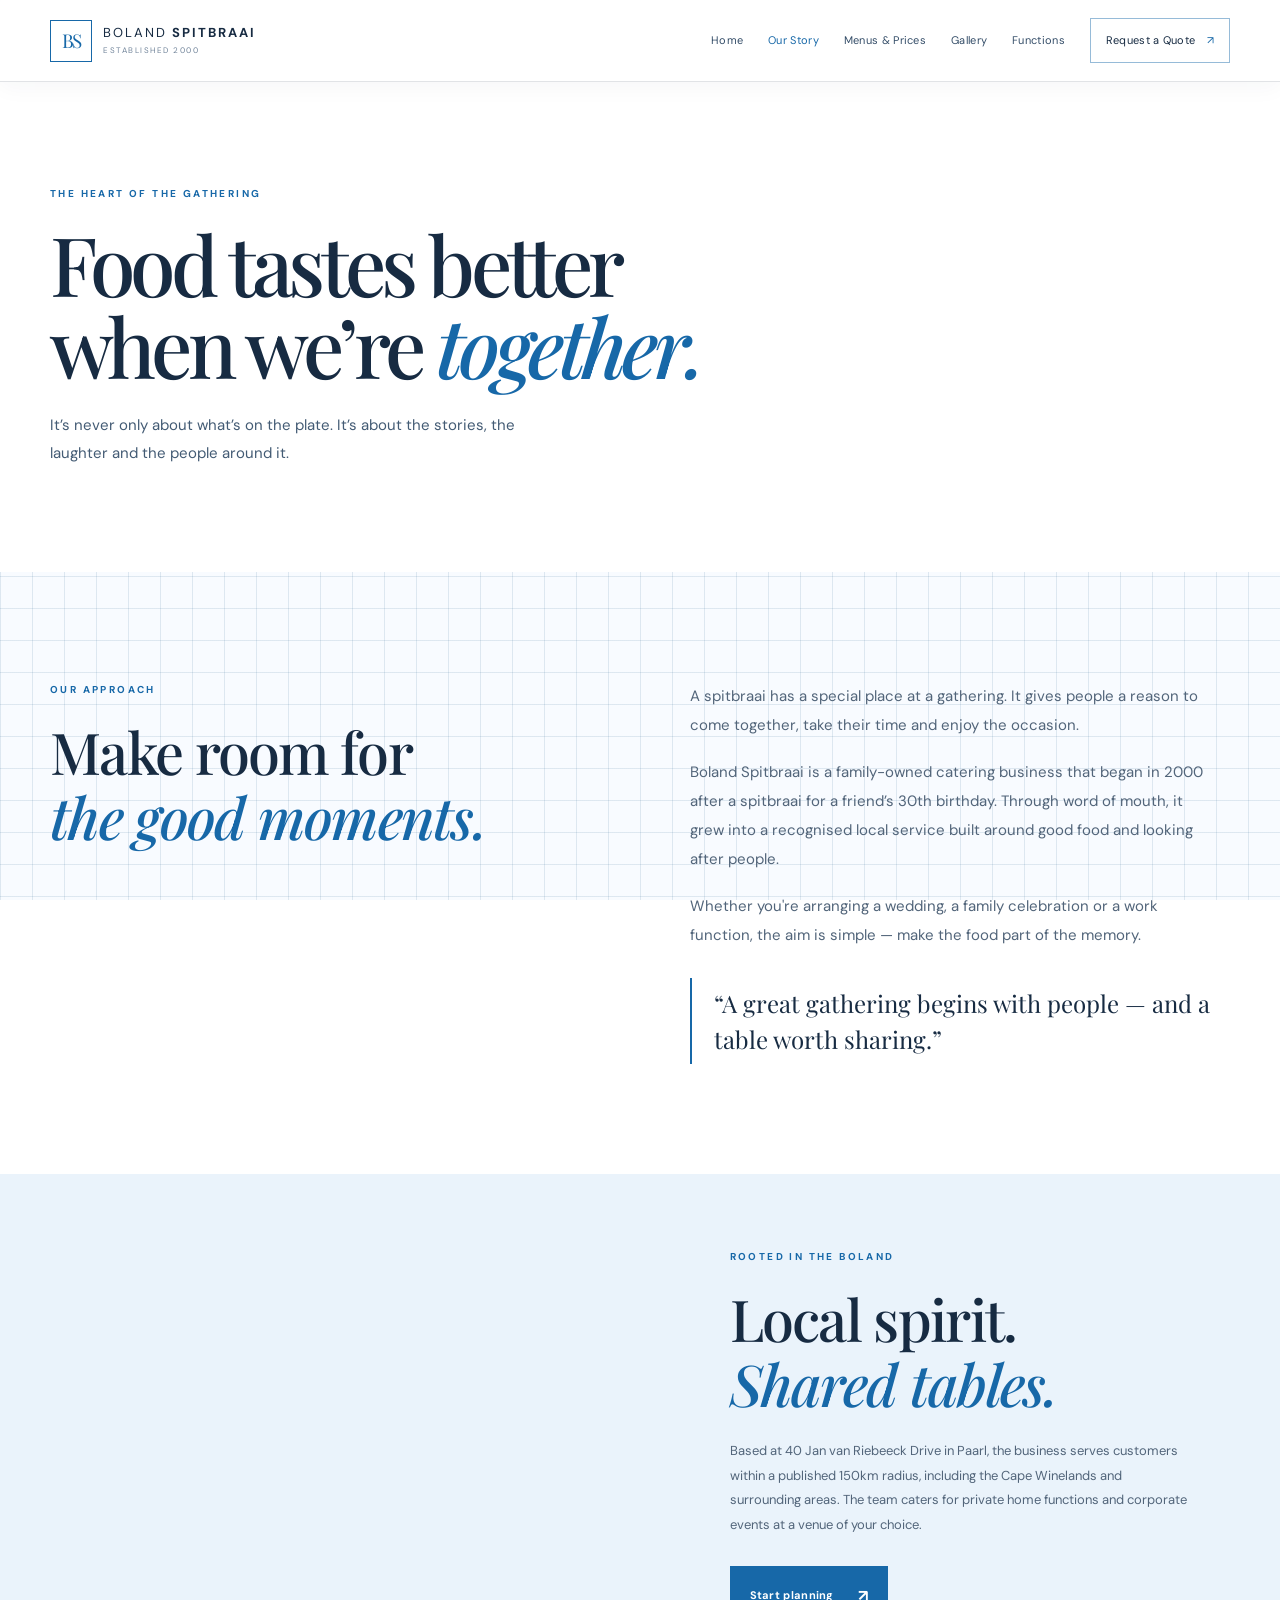
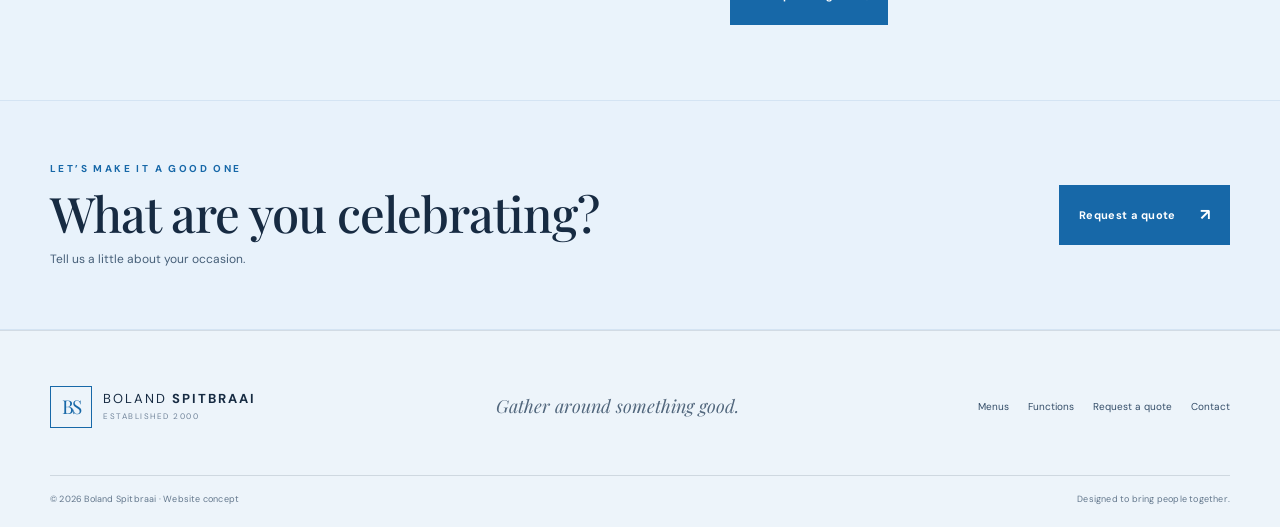
<file: about.html>
<!doctype html><html lang="en"><head><meta charset="utf-8"><meta name="viewport" content="width=device-width, initial-scale=1"><meta name="description" content="Discover the spirit of Boland Spitbraai catering for gatherings in the Boland and Winelands."><title>Our Story | Boland Spitbraai</title><link rel="stylesheet" href="assets/css/styles.css"><script src="assets/js/main.js" defer></script></head><body>
<header class="site-header"><a class="brand" href="index.html"><span class="brand-mark">BS</span><span class="brand-name">BOLAND <b>SPITBRAAI</b><small>ESTABLISHED 2000</small></span></a><button class="nav-toggle" aria-expanded="false" aria-controls="site-nav" aria-label="Open navigation"><span></span><span></span></button><nav id="site-nav" class="site-nav"><a href="index.html">Home</a><a class="active" href="about.html">Our Story</a><a href="menus.html">Menus & Prices</a><a href="gallery.html">Gallery</a><a href="events.html">Functions</a><a class="nav-cta" href="quote.html">Request a Quote <span>↗</span></a></nav></header>
<main><section class="page-hero about-hero"><div class="page-hero-photo"></div><div class="wrap page-hero-content"><p class="eyebrow">THE HEART OF THE GATHERING</p><h1>Food tastes better<br>when we’re <em>together.</em></h1><p>It’s never only about what’s on the plate. It’s about the stories, the laughter and the people around it.</p></div></section>
<section class="section-pad"><div class="wrap story-grid"><div><p class="eyebrow dark-eye">OUR APPROACH</p><h2>Make room for<br><em>the good moments.</em></h2></div><div class="story-copy"><p>A spitbraai has a special place at a gathering. It gives people a reason to come together, take their time and enjoy the occasion.</p><p>Boland Spitbraai is a family-owned catering business that began in 2000 after a spitbraai for a friend’s 30th birthday. Through word of mouth, it grew into a recognised local service built around good food and looking after people.</p><p>Whether you're arranging a wedding, a family celebration or a work function, the aim is simple — make the food part of the memory.</p><div class="pull-quote">“A great gathering begins with people — and a table worth sharing.”</div></div></div></section>
<section class="about-image-row"><div class="about-image"></div><div class="about-image-copy"><p class="eyebrow">ROOTED IN THE BOLAND</p><h2>Local spirit.<br><em>Shared tables.</em></h2><p>Based at 40 Jan van Riebeeck Drive in Paarl, the business serves customers within a published 150km radius, including the Cape Winelands and surrounding areas. The team caters for private home functions and corporate events at a venue of your choice.</p><a class="button button-primary" href="quote.html">Start planning <span>↗</span></a></div></section>
<section class="quote-band"><div class="wrap quote-band-inner"><div><p class="eyebrow">LET’S MAKE IT A GOOD ONE</p><h2>What are you celebrating?</h2><p>Tell us a little about your occasion.</p></div><a class="button button-light" href="quote.html">Request a quote <span>↗</span></a></div></section></main>
<footer class="site-footer"><div class="wrap footer-main"><a class="brand footer-brand" href="index.html"><span class="brand-mark">BS</span><span class="brand-name">BOLAND <b>SPITBRAAI</b><small>ESTABLISHED 2000</small></span></a><p>Gather around something good.</p><div class="footer-links"><a href="menus.html">Menus</a><a href="events.html">Functions</a><a href="quote.html">Request a quote</a><a href="contact.html">Contact</a></div></div><div class="wrap footer-bottom"><span>© <span data-year></span> Boland Spitbraai · Website concept</span><span>Designed to bring people together.</span></div></footer></body></html>
</file>
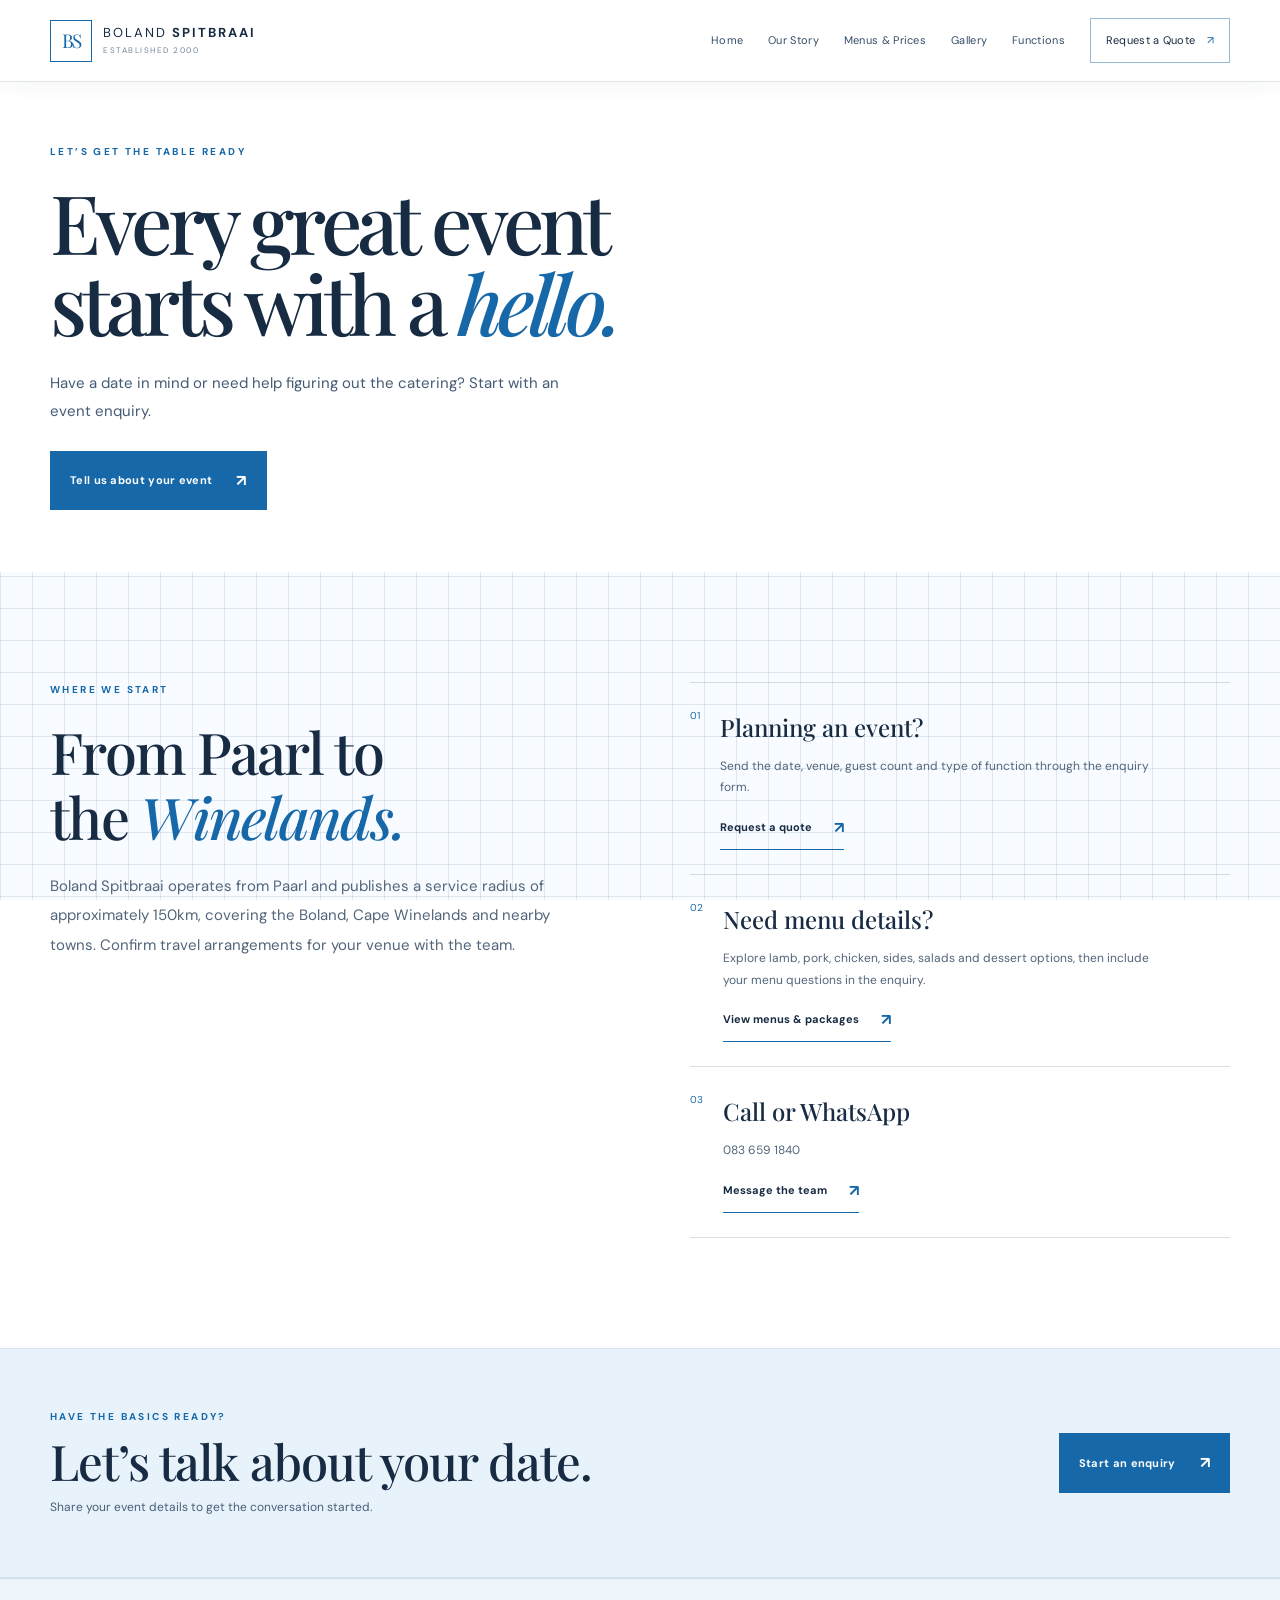
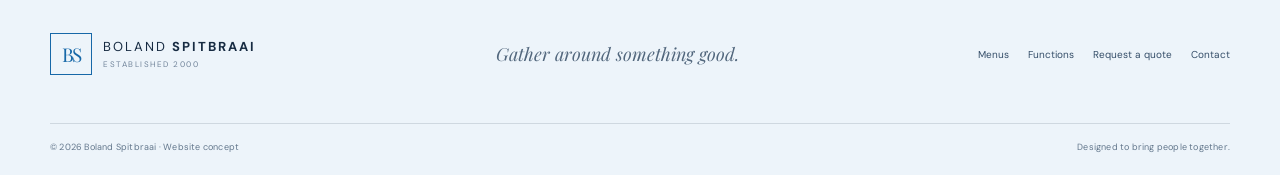
<file: contact.html>
<!doctype html><html lang="en"><head><meta charset="utf-8"><meta name="viewport" content="width=device-width, initial-scale=1"><meta name="description" content="Get in touch about spitbraai catering for your event in the Boland and Winelands."><title>Contact | Boland Spitbraai</title><link rel="stylesheet" href="assets/css/styles.css"><script src="assets/js/main.js" defer></script></head><body>
<header class="site-header"><a class="brand" href="index.html"><span class="brand-mark">BS</span><span class="brand-name">BOLAND <b>SPITBRAAI</b><small>ESTABLISHED 2000</small></span></a><button class="nav-toggle" aria-expanded="false" aria-controls="site-nav" aria-label="Open navigation"><span></span><span></span></button><nav id="site-nav" class="site-nav"><a href="index.html">Home</a><a href="about.html">Our Story</a><a href="menus.html">Menus & Prices</a><a href="gallery.html">Gallery</a><a href="events.html">Functions</a><a class="nav-cta" href="quote.html">Request a Quote <span>↗</span></a></nav></header>
<main><section class="page-hero contact-hero"><div class="page-hero-photo"></div><div class="wrap page-hero-content"><p class="eyebrow">LET’S GET THE TABLE READY</p><h1>Every great event<br>starts with a <em>hello.</em></h1><p>Have a date in mind or need help figuring out the catering? Start with an event enquiry.</p><a class="button button-primary" href="quote.html">Tell us about your event <span>↗</span></a></div></section><section class="section-pad"><div class="wrap contact-grid"><div><p class="eyebrow dark-eye">WHERE WE START</p><h2>From Paarl to<br>the <em>Winelands.</em></h2><p>Boland Spitbraai operates from Paarl and publishes a service radius of approximately 150km, covering the Boland, Cape Winelands and nearby towns. Confirm travel arrangements for your venue with the team.</p></div><div class="contact-panel"><div class="contact-panel-row"><span>01</span><div><h3>Planning an event?</h3><p>Send the date, venue, guest count and type of function through the enquiry form.</p><a class="under-link" href="quote.html">Request a quote <span>↗</span></a></div></div><div class="contact-panel-row"><span>02</span><div><h3>Need menu details?</h3><p>Explore lamb, pork, chicken, sides, salads and dessert options, then include your menu questions in the enquiry.</p><a class="under-link" href="menus.html">View menus & packages <span>↗</span></a></div></div><div class="contact-panel-row"><span>03</span><div><h3>Call or WhatsApp</h3><p>083 659 1840</p><a class="under-link" href="https://wa.me/27836591840" target="_blank" rel="noopener">Message the team <span>↗</span></a></div></div></div></div></section><section class="quote-band"><div class="wrap quote-band-inner"><div><p class="eyebrow">HAVE THE BASICS READY?</p><h2>Let’s talk about your date.</h2><p>Share your event details to get the conversation started.</p></div><a class="button button-light" href="quote.html">Start an enquiry <span>↗</span></a></div></section></main>
<footer class="site-footer"><div class="wrap footer-main"><a class="brand footer-brand" href="index.html"><span class="brand-mark">BS</span><span class="brand-name">BOLAND <b>SPITBRAAI</b><small>ESTABLISHED 2000</small></span></a><p>Gather around something good.</p><div class="footer-links"><a href="menus.html">Menus</a><a href="events.html">Functions</a><a href="quote.html">Request a quote</a><a href="contact.html">Contact</a></div></div><div class="wrap footer-bottom"><span>© <span data-year></span> Boland Spitbraai · Website concept</span><span>Designed to bring people together.</span></div></footer></body></html>
</file>
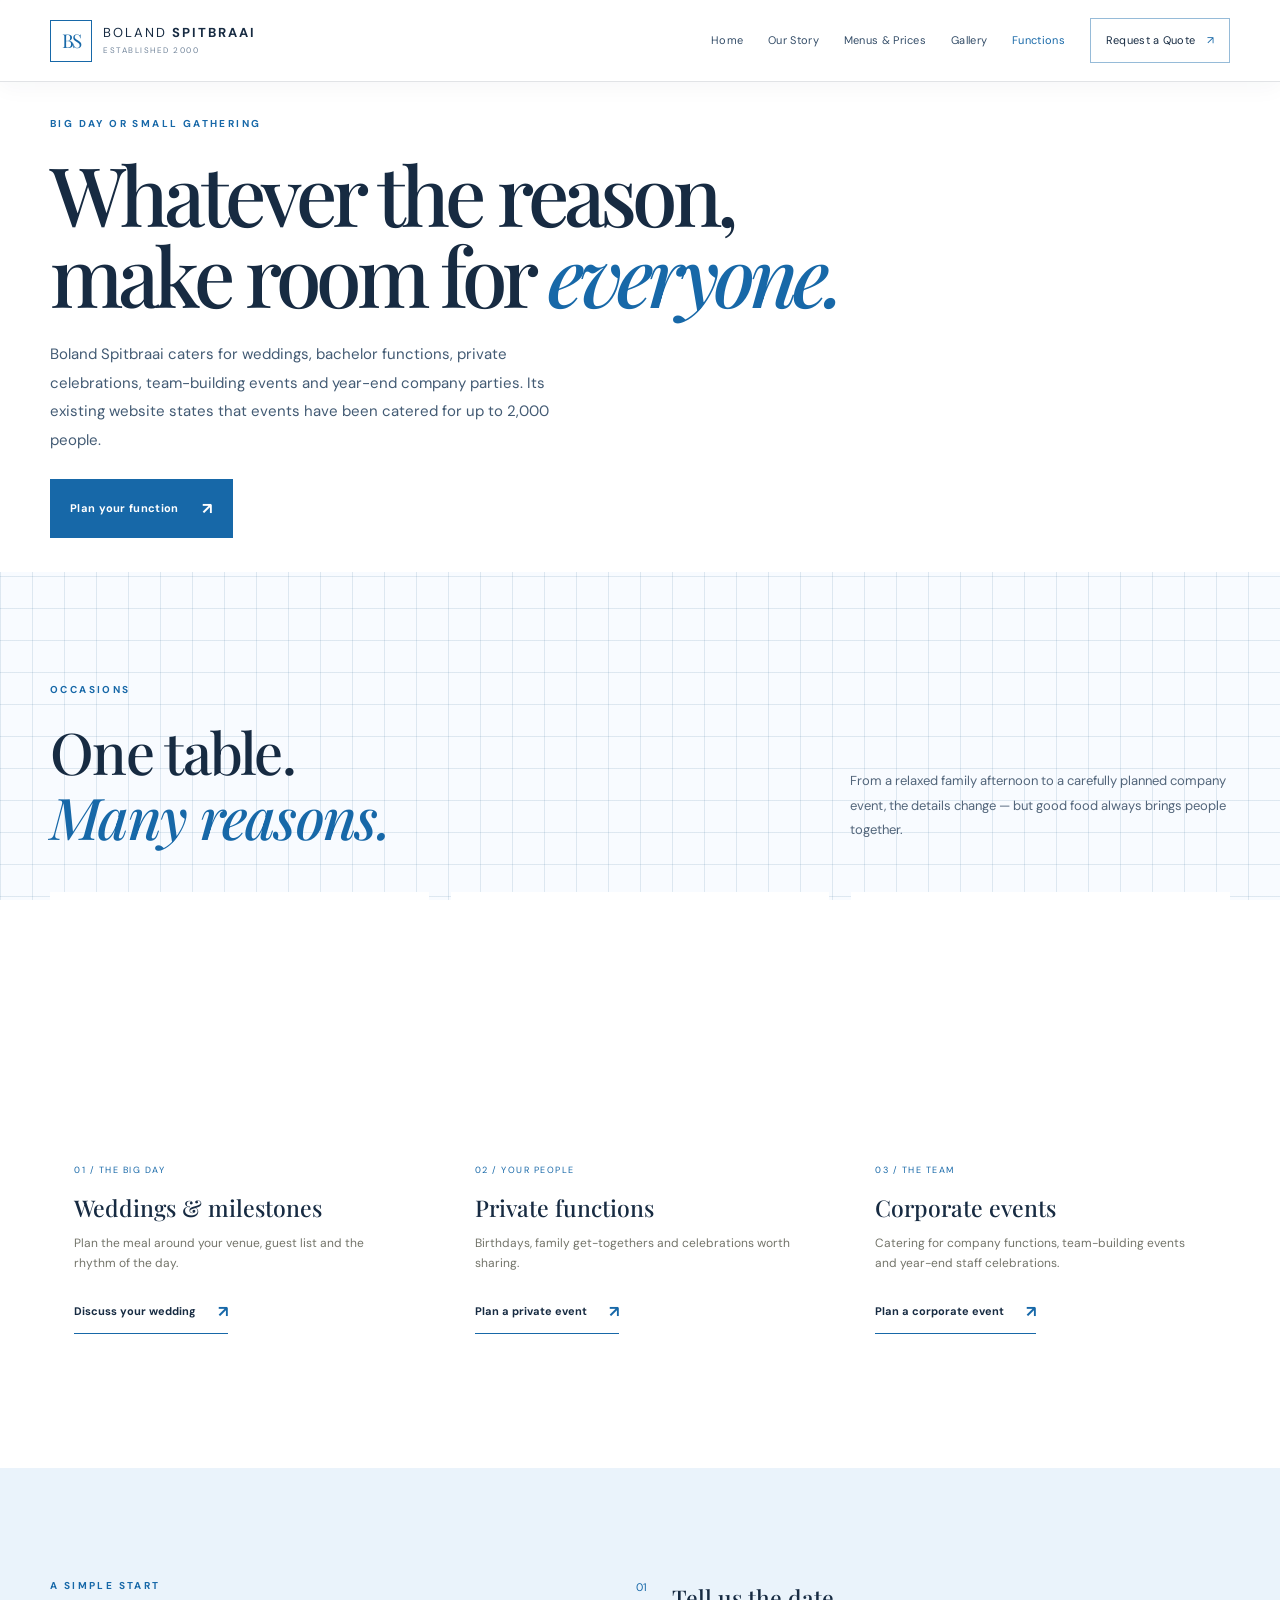
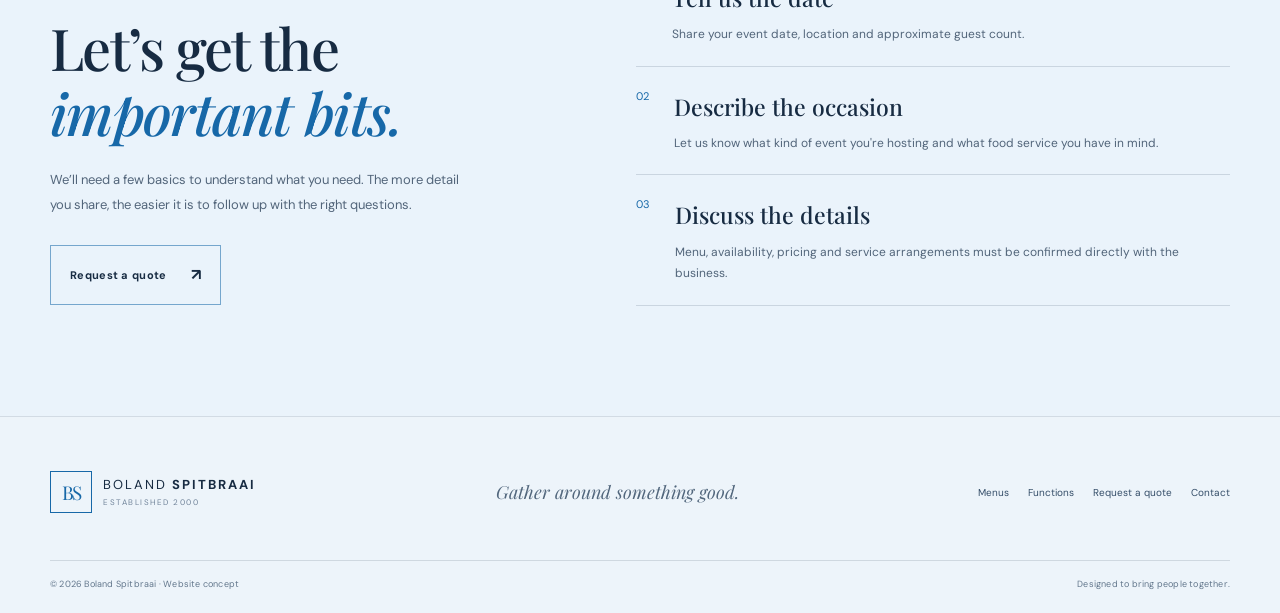
<file: events.html>
<!doctype html><html lang="en"><head><meta charset="utf-8"><meta name="viewport" content="width=device-width, initial-scale=1"><meta name="description" content="Spitbraai catering for weddings, private celebrations and corporate events across Paarl, the Boland and surrounding areas."><title>Functions & Events | Boland Spitbraai</title><link rel="stylesheet" href="assets/css/styles.css"><script src="assets/js/main.js" defer></script></head><body>
<header class="site-header"><a class="brand" href="index.html"><span class="brand-mark">BS</span><span class="brand-name">BOLAND <b>SPITBRAAI</b><small>ESTABLISHED 2000</small></span></a><button class="nav-toggle" aria-expanded="false" aria-controls="site-nav" aria-label="Open navigation"><span></span><span></span></button><nav id="site-nav" class="site-nav"><a href="index.html">Home</a><a href="about.html">Our Story</a><a href="menus.html">Menus & Prices</a><a href="gallery.html">Gallery</a><a class="active" href="events.html">Functions</a><a class="nav-cta" href="quote.html">Request a Quote <span>↗</span></a></nav></header>
<main><section class="page-hero events-hero"><div class="page-hero-photo"></div><div class="wrap page-hero-content"><p class="eyebrow">BIG DAY OR SMALL GATHERING</p><h1>Whatever the reason,<br>make room for <em>everyone.</em></h1><p>Boland Spitbraai caters for weddings, bachelor functions, private celebrations, team-building events and year-end company parties. Its existing website states that events have been catered for up to 2,000 people.</p><a class="button button-primary" href="quote.html">Plan your function <span>↗</span></a></div></section>
<section class="section-pad"><div class="wrap"><div class="section-heading"><div><p class="eyebrow dark-eye">OCCASIONS</p><h2>One table.<br><em>Many reasons.</em></h2></div><p>From a relaxed family afternoon to a carefully planned company event, the details change — but good food always brings people together.</p></div><div class="event-grid"><article class="event-card"><div class="event-img event-img-wedding"></div><div class="event-card-body"><span class="event-index">01 / THE BIG DAY</span><h3>Weddings & milestones</h3><p>Plan the meal around your venue, guest list and the rhythm of the day.</p><a class="under-link" href="quote.html?event=Wedding">Discuss your wedding <span>↗</span></a></div></article><article class="event-card"><div class="event-img event-img-private"></div><div class="event-card-body"><span class="event-index">02 / YOUR PEOPLE</span><h3>Private functions</h3><p>Birthdays, family get-togethers and celebrations worth sharing.</p><a class="under-link" href="quote.html?event=Private%20function">Plan a private event <span>↗</span></a></div></article><article class="event-card"><div class="event-img event-img-corporate"></div><div class="event-card-body"><span class="event-index">03 / THE TEAM</span><h3>Corporate events</h3><p>Catering for company functions, team-building events and year-end staff celebrations.</p><a class="under-link" href="quote.html?event=Corporate%20function">Plan a corporate event <span>↗</span></a></div></article></div></div></section>
<section class="planning-section section-pad"><div class="wrap planning-grid"><div><p class="eyebrow">A SIMPLE START</p><h2>Let’s get the<br><em>important bits.</em></h2><p>We’ll need a few basics to understand what you need. The more detail you share, the easier it is to follow up with the right questions.</p><a class="button button-outline" href="quote.html">Request a quote <span>↗</span></a></div><div class="planning-steps"><div><span>01</span><section><h3>Tell us the date</h3><p>Share your event date, location and approximate guest count.</p></section></div><div><span>02</span><section><h3>Describe the occasion</h3><p>Let us know what kind of event you're hosting and what food service you have in mind.</p></section></div><div><span>03</span><section><h3>Discuss the details</h3><p>Menu, availability, pricing and service arrangements must be confirmed directly with the business.</p></section></div></div></div></section></main>
<footer class="site-footer"><div class="wrap footer-main"><a class="brand footer-brand" href="index.html"><span class="brand-mark">BS</span><span class="brand-name">BOLAND <b>SPITBRAAI</b><small>ESTABLISHED 2000</small></span></a><p>Gather around something good.</p><div class="footer-links"><a href="menus.html">Menus</a><a href="events.html">Functions</a><a href="quote.html">Request a quote</a><a href="contact.html">Contact</a></div></div><div class="wrap footer-bottom"><span>© <span data-year></span> Boland Spitbraai · Website concept</span><span>Designed to bring people together.</span></div></footer></body></html>
</file>
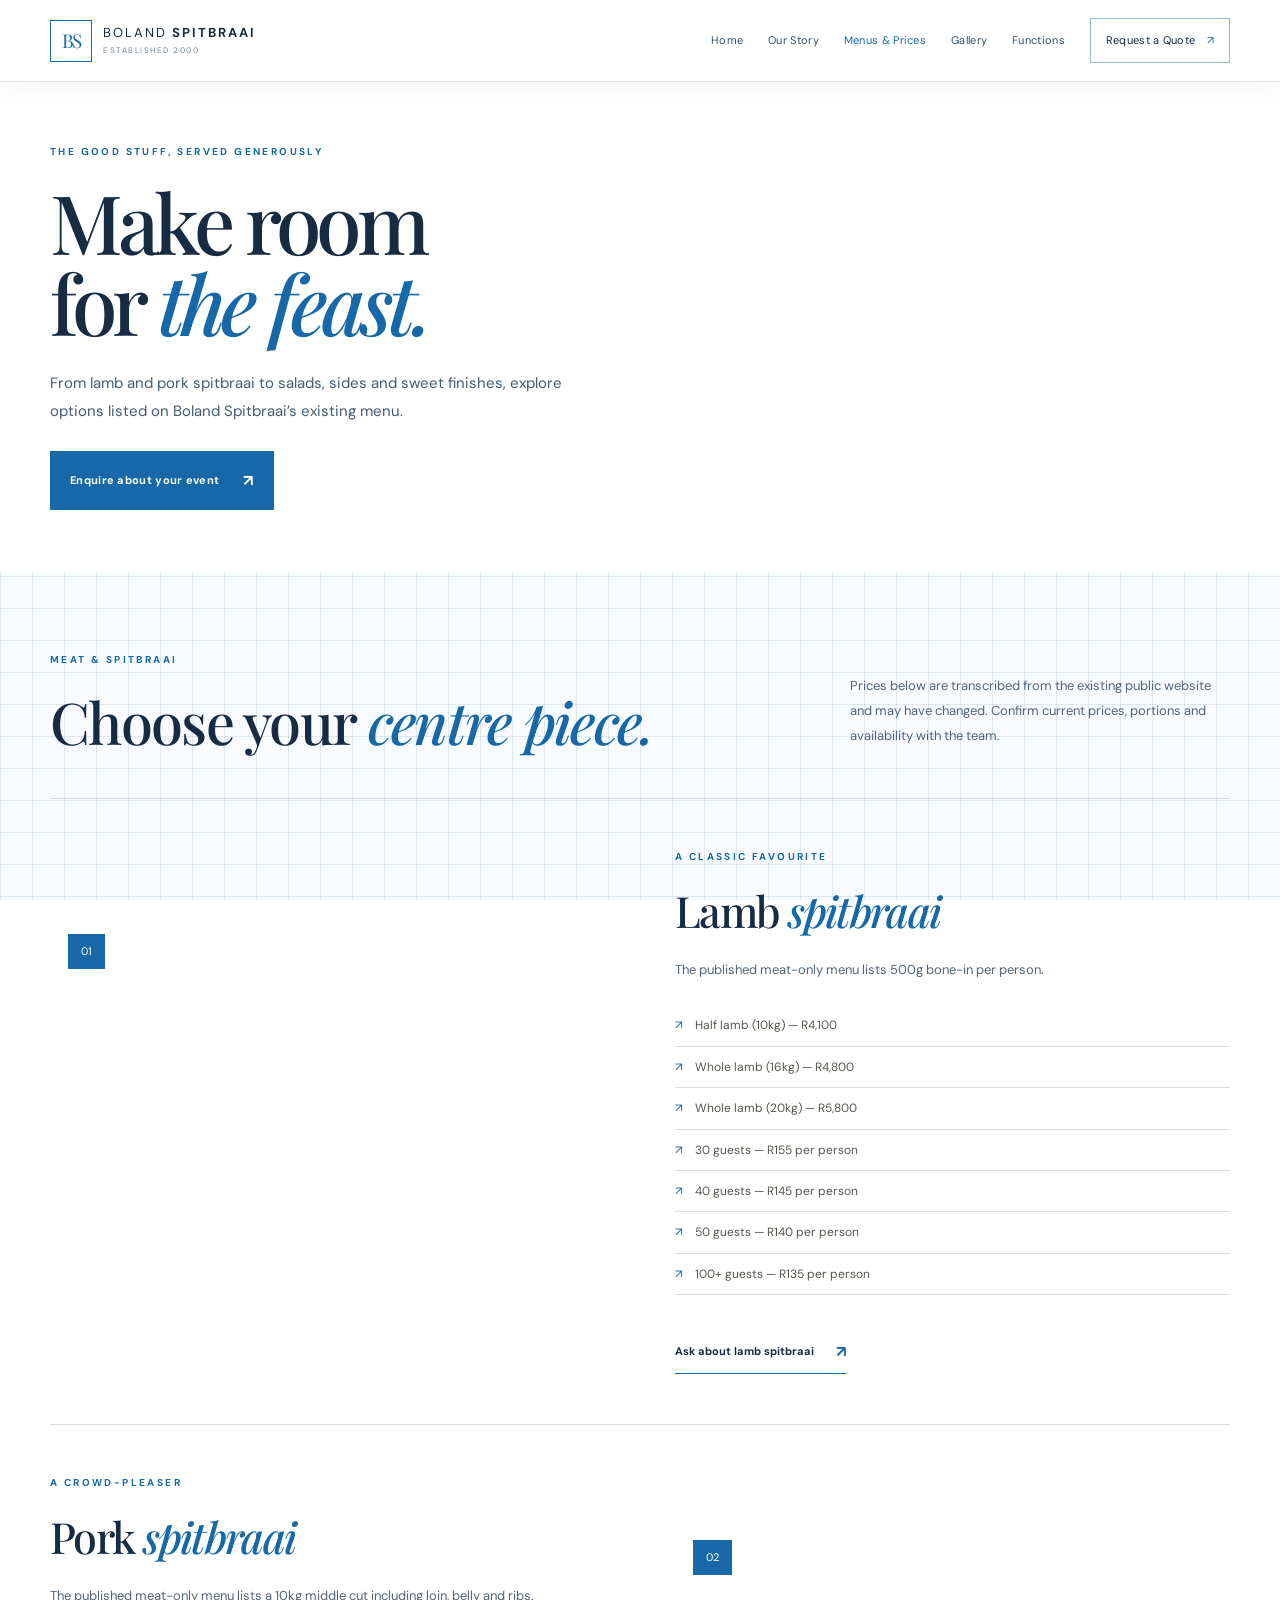
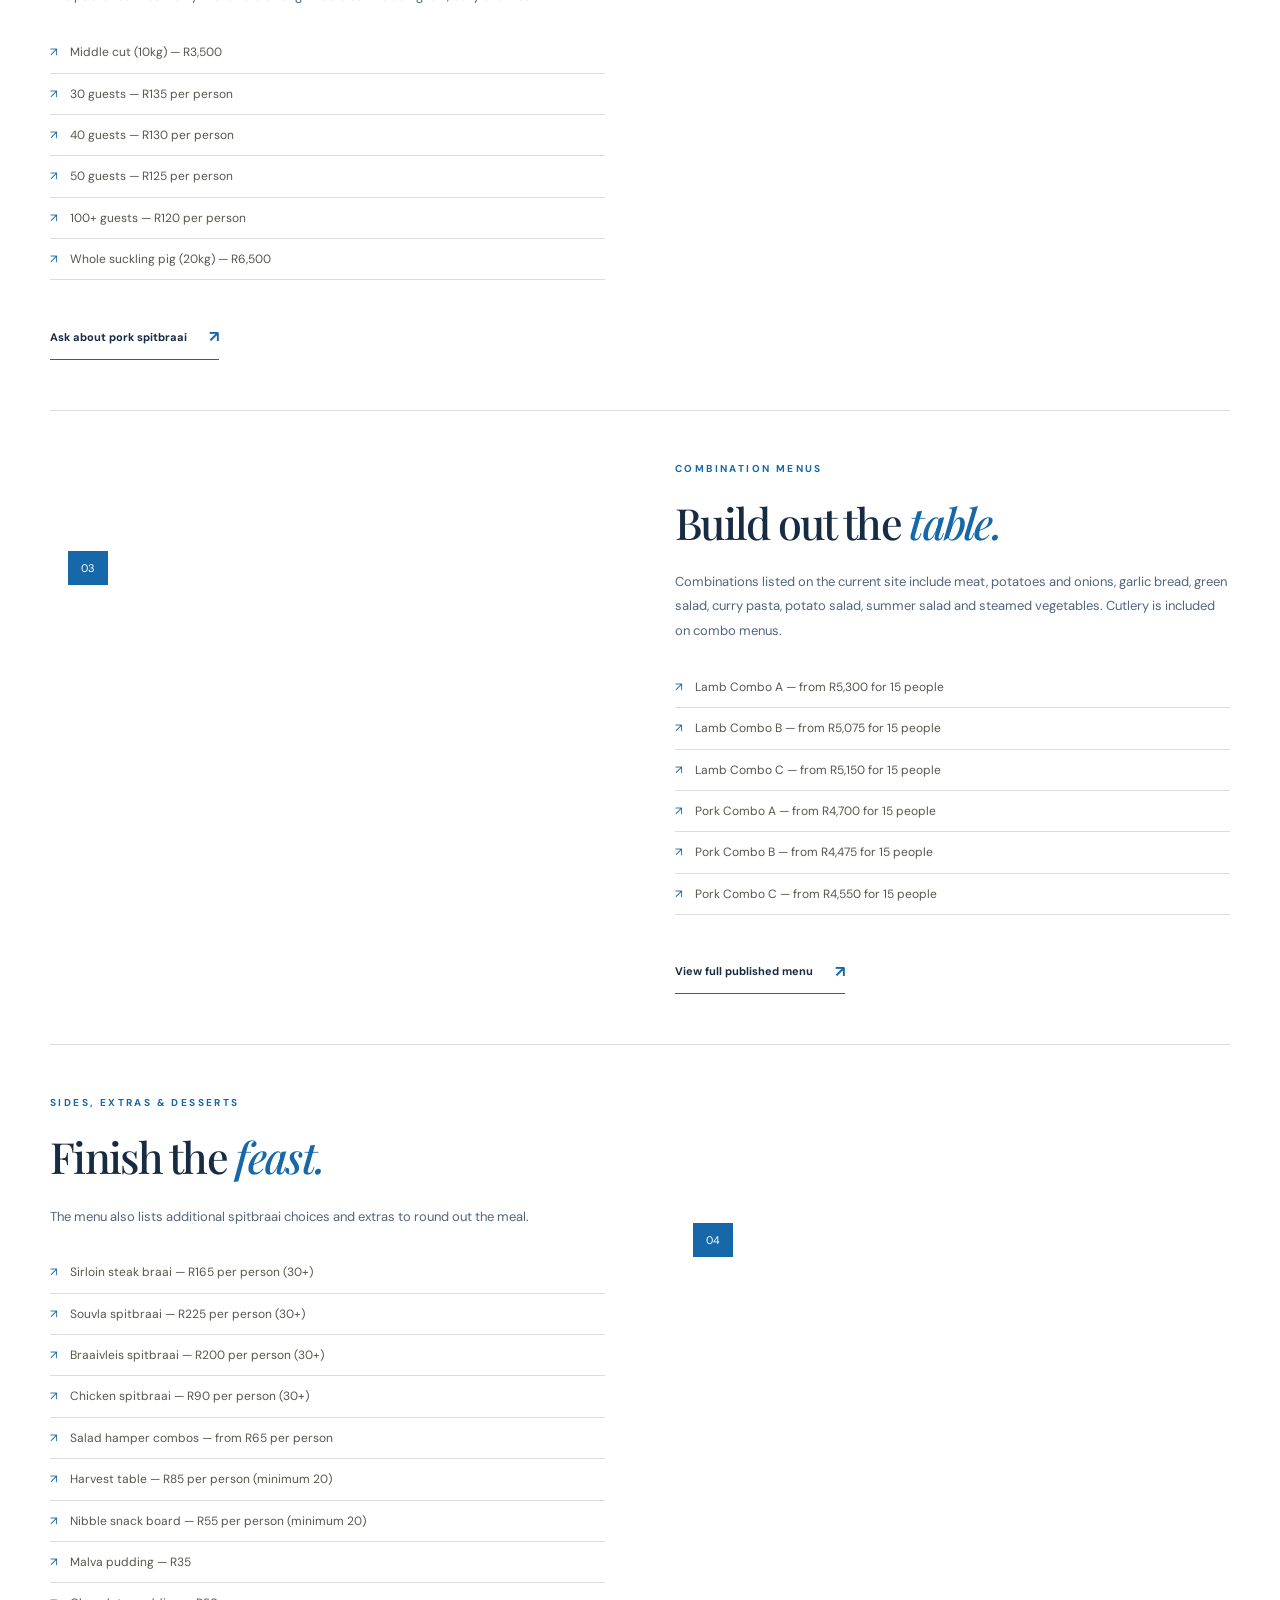
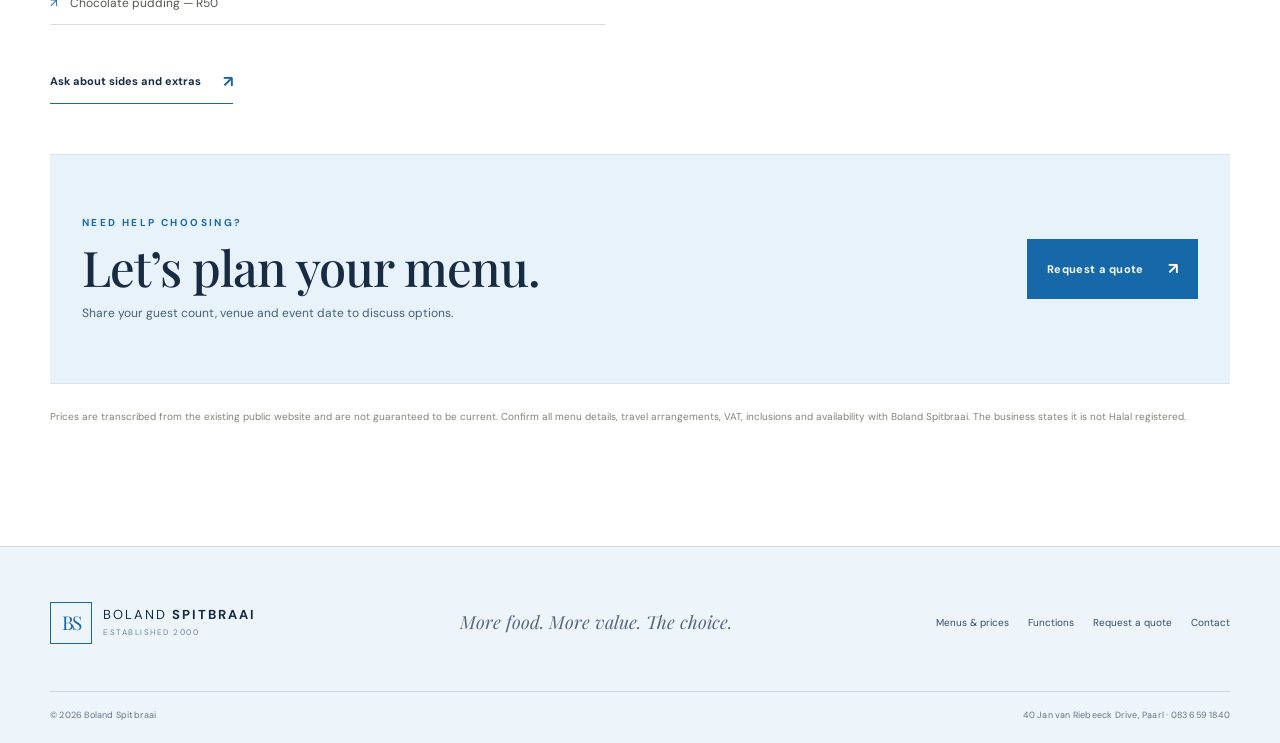
<file: menus.html>
<!doctype html><html lang="en"><head><meta charset="utf-8"><meta name="viewport" content="width=device-width,initial-scale=1"><meta name="description" content="Explore Boland Spitbraai lamb, pork, chicken, sides, salads, breads and dessert options."><title>Menus & Prices | Boland Spitbraai</title><link rel="stylesheet" href="assets/css/styles.css"><script src="assets/js/main.js" defer></script></head><body>
<header class="site-header"><a class="brand" href="index.html"><span class="brand-mark">BS</span><span class="brand-name">BOLAND <b>SPITBRAAI</b><small>ESTABLISHED 2000</small></span></a><button class="nav-toggle" aria-expanded="false" aria-controls="site-nav" aria-label="Open navigation"><span></span><span></span></button><nav id="site-nav" class="site-nav"><a href="index.html">Home</a><a href="about.html">Our Story</a><a class="active" href="menus.html">Menus & Prices</a><a href="gallery.html">Gallery</a><a href="events.html">Functions</a><a class="nav-cta" href="quote.html">Request a Quote <span>↗</span></a></nav></header>
<main><section class="page-hero menu-hero"><div class="page-hero-photo"></div><div class="wrap page-hero-content"><p class="eyebrow">THE GOOD STUFF, SERVED GENEROUSLY</p><h1>Make room<br>for <em>the feast.</em></h1><p>From lamb and pork spitbraai to salads, sides and sweet finishes, explore options listed on Boland Spitbraai’s existing menu.</p><a class="button button-primary" href="quote.html">Enquire about your event <span>↗</span></a></div></section>
<section class="section-pad menu-list-section"><div class="wrap"><div class="section-heading"><div><p class="eyebrow dark-eye">MEAT & SPITBRAAI</p><h2>Choose your <em>centre piece.</em></h2></div><p>Prices below are transcribed from the existing public website and may have changed. Confirm current prices, portions and availability with the team.</p></div>
<article class="menu-row" id="lamb"><div class="menu-row-image menu-image-one"><span>01</span></div><div class="menu-row-content"><p class="eyebrow dark-eye">A CLASSIC FAVOURITE</p><h2>Lamb <em>spitbraai</em></h2><p>The published meat-only menu lists 500g bone-in per person.</p><ul><li>Half lamb (10kg) — R4,100</li><li>Whole lamb (16kg) — R4,800</li><li>Whole lamb (20kg) — R5,800</li><li>30 guests — R155 per person</li><li>40 guests — R145 per person</li><li>50 guests — R140 per person</li><li>100+ guests — R135 per person</li></ul><a class="under-link" href="quote.html?event=Private%20function">Ask about lamb spitbraai <span>↗</span></a></div></article>
<article class="menu-row reverse" id="pork"><div class="menu-row-image menu-image-two"><span>02</span></div><div class="menu-row-content"><p class="eyebrow dark-eye">A CROWD-PLEASER</p><h2>Pork <em>spitbraai</em></h2><p>The published meat-only menu lists a 10kg middle cut including loin, belly and ribs.</p><ul><li>Middle cut (10kg) — R3,500</li><li>30 guests — R135 per person</li><li>40 guests — R130 per person</li><li>50 guests — R125 per person</li><li>100+ guests — R120 per person</li><li>Whole suckling pig (20kg) — R6,500</li></ul><a class="under-link" href="quote.html?event=Private%20function">Ask about pork spitbraai <span>↗</span></a></div></article>
<article class="menu-row" id="combos"><div class="menu-row-image menu-image-three"><span>03</span></div><div class="menu-row-content"><p class="eyebrow dark-eye">COMBINATION MENUS</p><h2>Build out the <em>table.</em></h2><p>Combinations listed on the current site include meat, potatoes and onions, garlic bread, green salad, curry pasta, potato salad, summer salad and steamed vegetables. Cutlery is included on combo menus.</p><ul><li>Lamb Combo A — from R5,300 for 15 people</li><li>Lamb Combo B — from R5,075 for 15 people</li><li>Lamb Combo C — from R5,150 for 15 people</li><li>Pork Combo A — from R4,700 for 15 people</li><li>Pork Combo B — from R4,475 for 15 people</li><li>Pork Combo C — from R4,550 for 15 people</li></ul><a class="under-link" href="https://bolandspitbraai.com/Home-Page/" target="_blank" rel="noopener">View full published menu <span>↗</span></a></div></article>
<article class="menu-row reverse" id="extras"><div class="menu-row-image menu-image-one"><span>04</span></div><div class="menu-row-content"><p class="eyebrow dark-eye">SIDES, EXTRAS & DESSERTS</p><h2>Finish the <em>feast.</em></h2><p>The menu also lists additional spitbraai choices and extras to round out the meal.</p><ul><li>Sirloin steak braai — R165 per person (30+)</li><li>Souvla spitbraai — R225 per person (30+)</li><li>Braaivleis spitbraai — R200 per person (30+)</li><li>Chicken spitbraai — R90 per person (30+)</li><li>Salad hamper combos — from R65 per person</li><li>Harvest table — R85 per person (minimum 20)</li><li>Nibble snack board — R55 per person (minimum 20)</li><li>Malva pudding — R35</li><li>Chocolate pudding — R50</li></ul><a class="under-link" href="quote.html">Ask about sides and extras <span>↗</span></a></div></article>
<div class="quote-band"><div class="wrap quote-band-inner"><div><p class="eyebrow">NEED HELP CHOOSING?</p><h2>Let’s plan your menu.</h2><p>Share your guest count, venue and event date to discuss options.</p></div><a class="button button-light" href="quote.html">Request a quote <span>↗</span></a></div></div><p class="small-note">Prices are transcribed from the existing public website and are not guaranteed to be current. Confirm all menu details, travel arrangements, VAT, inclusions and availability with Boland Spitbraai. The business states it is not Halal registered.</p></div></section></main>
<footer class="site-footer"><div class="wrap footer-main"><a class="brand footer-brand" href="index.html"><span class="brand-mark">BS</span><span class="brand-name">BOLAND <b>SPITBRAAI</b><small>ESTABLISHED 2000</small></span></a><p>More food. More value. The choice.</p><div class="footer-links"><a href="menus.html">Menus & prices</a><a href="events.html">Functions</a><a href="quote.html">Request a quote</a><a href="contact.html">Contact</a></div></div><div class="wrap footer-bottom"><span>© <span data-year></span> Boland Spitbraai</span><span>40 Jan van Riebeeck Drive, Paarl · 083 659 1840</span></div></footer></body></html>
</file>
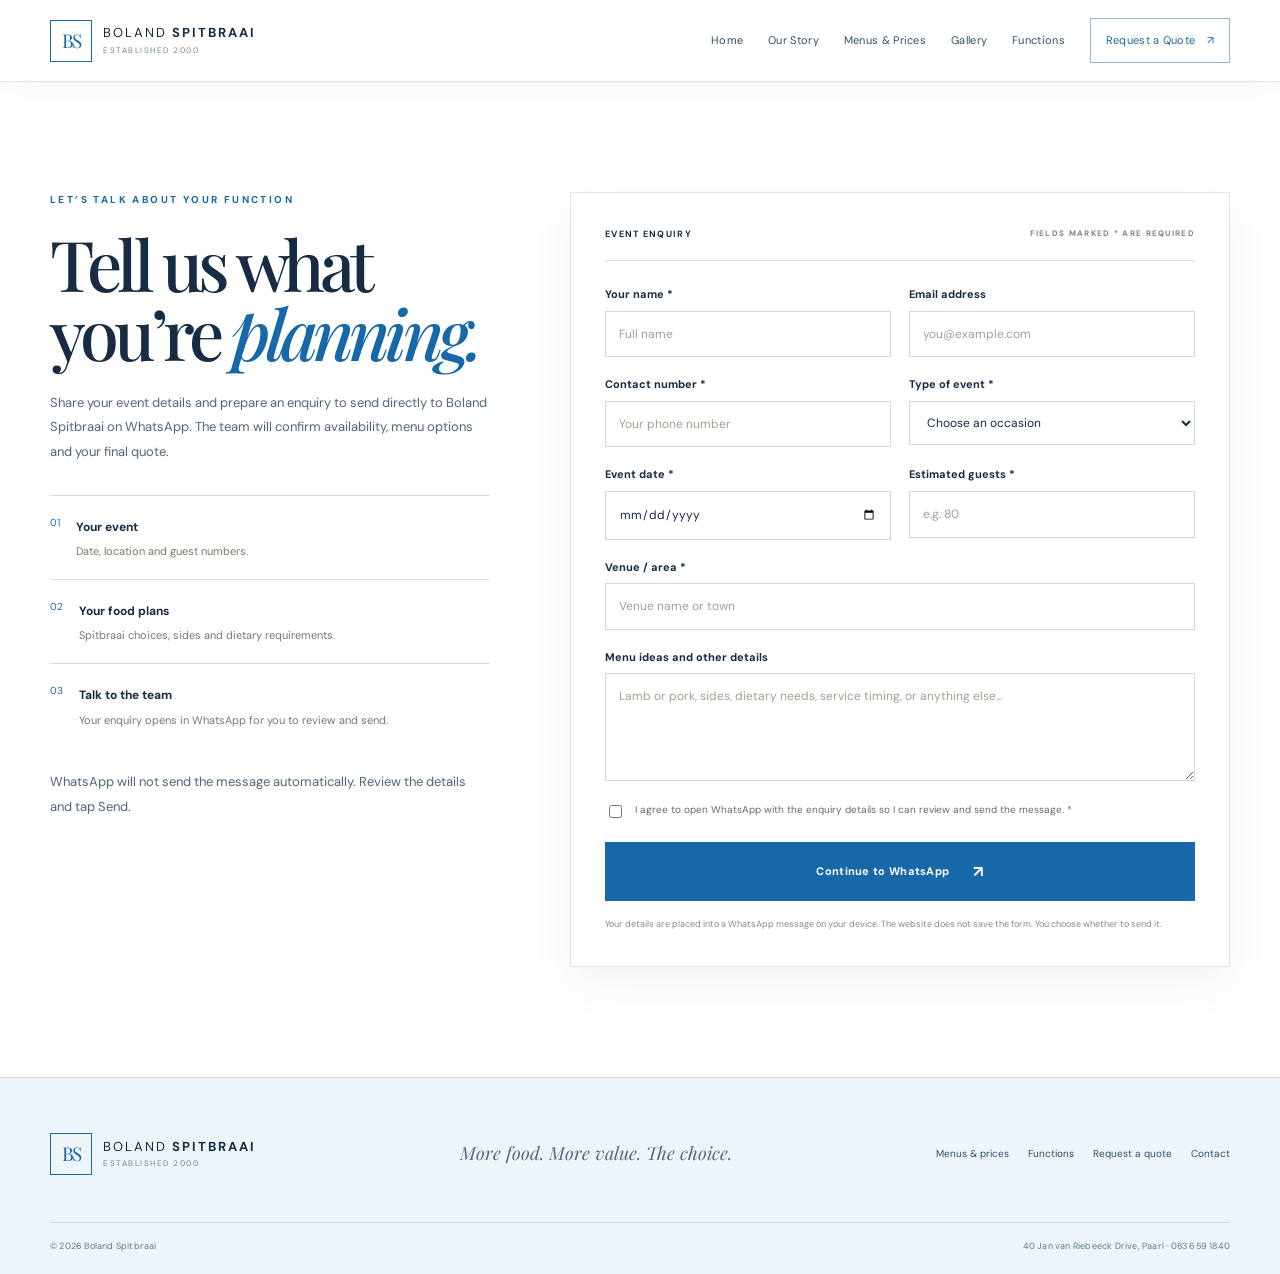
<file: quote.html>
<!doctype html><html lang="en"><head><meta charset="utf-8"><meta name="viewport" content="width=device-width,initial-scale=1"><meta name="description" content="Enquire about Boland Spitbraai catering for weddings, private functions and corporate events."><title>Request a Quote | Boland Spitbraai</title><link rel="stylesheet" href="assets/css/styles.css"><script src="assets/js/main.js" defer></script></head><body>
<header class="site-header"><a class="brand" href="index.html"><span class="brand-mark">BS</span><span class="brand-name">BOLAND <b>SPITBRAAI</b><small>ESTABLISHED 2000</small></span></a><button class="nav-toggle" aria-expanded="false" aria-controls="site-nav" aria-label="Open navigation"><span></span><span></span></button><nav id="site-nav" class="site-nav"><a href="index.html">Home</a><a href="about.html">Our Story</a><a href="menus.html">Menus & Prices</a><a href="gallery.html">Gallery</a><a href="events.html">Functions</a><a class="nav-cta active" href="quote.html">Request a Quote <span>↗</span></a></nav></header>
<main><section class="quote-page section-pad"><div class="wrap quote-layout"><div class="quote-intro"><p class="eyebrow dark-eye">LET’S TALK ABOUT YOUR FUNCTION</p><h1>Tell us what<br>you’re <em>planning.</em></h1><p>Share your event details and prepare an enquiry to send directly to Boland Spitbraai on WhatsApp. The team will confirm availability, menu options and your final quote.</p><div class="quote-info"><span>01</span><div><b>Your event</b><p>Date, location and guest numbers.</p></div></div><div class="quote-info"><span>02</span><div><b>Your food plans</b><p>Spitbraai choices, sides and dietary requirements.</p></div></div><div class="quote-info"><span>03</span><div><b>Talk to the team</b><p>Your enquiry opens in WhatsApp for you to review and send.</p></div></div><p class="small-note">WhatsApp will not send the message automatically. Review the details and tap Send.</p></div>
<form class="quote-form" id="quoteForm"><div class="form-top"><span>EVENT ENQUIRY</span><span>FIELDS MARKED * ARE REQUIRED</span></div><div class="form-grid"><div class="form-field"><label for="fullName">Your name *</label><input id="fullName" name="fullName" autocomplete="name" required placeholder="Full name"></div><div class="form-field"><label for="email">Email address</label><input id="email" name="email" type="email" autocomplete="email" placeholder="you@example.com"></div><div class="form-field"><label for="phone">Contact number *</label><input id="phone" name="phone" type="tel" autocomplete="tel" required placeholder="Your phone number"></div><div class="form-field"><label for="eventType">Type of event *</label><select id="eventType" name="eventType" required><option value="">Choose an occasion</option><option>Wedding</option><option>Private function</option><option>Birthday</option><option>Corporate function</option><option>Year-end function</option><option>Other</option></select></div><div class="form-field"><label for="eventDate">Event date *</label><input id="eventDate" name="eventDate" type="date" required></div><div class="form-field"><label for="guestCount">Estimated guests *</label><input id="guestCount" name="guestCount" type="number" min="1" max="10000" required placeholder="e.g. 80"></div><div class="form-field full-field"><label for="venue">Venue / area *</label><input id="venue" name="venue" required placeholder="Venue name or town"></div><div class="form-field full-field"><label for="foodNeeds">Menu ideas and other details</label><textarea id="foodNeeds" name="foodNeeds" rows="4" placeholder="Lamb or pork, sides, dietary needs, service timing, or anything else..."></textarea></div></div><label class="consent-check"><input type="checkbox" id="consent" required><span>I agree to open WhatsApp with the enquiry details so I can review and send the message. *</span></label><button class="button button-primary submit-button" type="submit">Continue to WhatsApp <span>↗</span></button><p class="form-status" id="formStatus" role="status" aria-live="polite"></p><p class="form-footnote">Your details are placed into a WhatsApp message on your device. The website does not save the form. You choose whether to send it.</p></form></div></section></main>
<footer class="site-footer"><div class="wrap footer-main"><a class="brand footer-brand" href="index.html"><span class="brand-mark">BS</span><span class="brand-name">BOLAND <b>SPITBRAAI</b><small>ESTABLISHED 2000</small></span></a><p>More food. More value. The choice.</p><div class="footer-links"><a href="menus.html">Menus & prices</a><a href="events.html">Functions</a><a href="quote.html">Request a quote</a><a href="contact.html">Contact</a></div></div><div class="wrap footer-bottom"><span>© <span data-year></span> Boland Spitbraai</span><span>40 Jan van Riebeeck Drive, Paarl · 083 659 1840</span></div></footer></body></html>
</file>
<file: assets/css/styles.css>
@import url('https://fonts.googleapis.com/css2?family=DM+Sans:wght@400;500;600;700&family=Playfair+Display:ital,wght@0,500;0,600;0,700;1,500;1,600&display=swap');
:root{--ink:#1d211a;--deep:#171914;--deep2:#22261e;--paper:#f5f1e8;--paper2:#ebe4d6;--muted:#78796f;--line:rgba(29,33,26,.16);--accent:#c86a3a;--accent2:#e5a16c;--white:#fffdf7;--serif:'Playfair Display',Georgia,serif;--sans:'DM Sans',Arial,sans-serif;--wrap:1180px}
*{box-sizing:border-box}html{scroll-behavior:smooth;scroll-padding-top:90px}body{margin:0;background:var(--paper);color:var(--ink);font-family:var(--sans);font-size:15px;line-height:1.7;-webkit-font-smoothing:antialiased}body.nav-open{overflow:hidden}a{color:inherit;text-decoration:none}img{display:block;max-width:100%}button,input,select,textarea{font:inherit}.wrap{width:min(var(--wrap),calc(100% - 64px));margin-inline:auto}.section-pad{padding:110px 0}.site-header{height:82px;position:sticky;top:0;z-index:50;display:flex;align-items:center;justify-content:space-between;padding:0 max(32px,calc((100vw - var(--wrap))/2));background:rgba(23,25,20,.96);color:var(--white);border-bottom:1px solid rgba(255,255,255,.09);backdrop-filter:blur(14px)}.brand{display:flex;align-items:center;gap:11px;flex-shrink:0}.brand-mark{width:42px;height:42px;border:1px solid var(--accent2);display:grid;place-items:center;font-family:var(--serif);font-size:19px;color:var(--accent2);letter-spacing:-2px}.brand-name{font-size:13px;letter-spacing:2px;line-height:1.2}.brand-name b{font-weight:700}.brand-name small{display:block;margin-top:5px;font-size:8px;letter-spacing:1.5px;color:#b8b7ab}.site-nav{display:flex;align-items:center;gap:25px;font-size:11px;letter-spacing:.3px}.site-nav>a:not(.nav-cta){color:#deddd3;transition:color .2s}.site-nav>a:hover,.site-nav>a.active{color:var(--accent2)}.nav-cta{padding:12px 15px;border:1px solid rgba(229,161,108,.6);color:var(--white);white-space:nowrap}.nav-cta span{color:var(--accent2);margin-left:8px}.nav-toggle{display:none}
.hero{min-height:690px;height:min(790px,calc(100svh - 82px));position:relative;overflow:hidden;display:flex;align-items:center;background:var(--deep);color:var(--white)}.hero-image,.page-hero-photo{position:absolute;inset:0;background-size:cover;background-position:center}.hero-image{background-image:linear-gradient(90deg,rgba(15,17,13,.92) 0%,rgba(15,17,13,.77) 40%,rgba(15,17,13,.16) 100%),linear-gradient(0deg,rgba(15,17,13,.36),transparent 50%),url('https://images.unsplash.com/photo-1529193591184-b1d58069ecdd?auto=format&fit=crop&w=2000&q=90');transform:scale(1.02)}.hero-content{position:relative;z-index:1;padding-top:12px}.eyebrow{font-size:10px;letter-spacing:2.4px;font-weight:700;line-height:1.5;color:var(--accent2);margin:0 0 22px}.eyebrow span{display:inline-block;width:24px;height:1px;background:var(--accent2);vertical-align:middle;margin-right:8px}.hero h1,.page-hero h1,.quote-intro h1{font-size:clamp(56px,7vw,98px);letter-spacing:-4.8px;line-height:.99;font-weight:500;margin:0;font-family:var(--serif)}h1 em,h2 em{font-weight:500;color:var(--accent2)}.hero-copy{max-width:470px;margin:28px 0 30px;color:#deddd3;font-size:15px;line-height:1.85}.hero-actions{display:flex;align-items:center;gap:28px}.button{display:inline-flex;align-items:center;justify-content:center;gap:24px;padding:15px 19px;font-size:11px;letter-spacing:.3px;font-weight:700;border:1px solid transparent;cursor:pointer;transition:transform .2s,background .2s,border-color .2s}.button:hover{transform:translateY(-2px)}.button span{font-size:16px}.button-primary{background:var(--accent);color:#fffaf2}.button-primary:hover{background:#ad552c}.text-link{color:#f5f1e8;font-size:11px}.text-link span{margin-left:8px;color:var(--accent2)}.hero-note{display:flex;align-items:center;gap:12px;margin-top:76px;color:#b5b4a8;font-size:8px;letter-spacing:1.9px}.note-line{width:32px;height:1px;background:var(--accent2)}.hero-stamp{position:absolute;right:max(32px,calc((100vw - var(--wrap))/2));bottom:54px;z-index:1;width:136px;height:136px;border:1px solid rgba(229,161,108,.6);border-radius:50%;display:flex;flex-direction:column;align-items:center;justify-content:center;gap:4px;color:#e6d7c2;transform:rotate(9deg);font-size:8px;letter-spacing:1.7px}.hero-stamp b{font-family:var(--serif);font-size:18px;font-weight:500;color:var(--accent2);letter-spacing:0}
.intro-grid,.story-grid,.contact-grid{display:grid;grid-template-columns:1fr 1fr;gap:90px;align-items:start}.dark-eye{color:var(--accent)}h2{font-family:var(--serif);font-weight:500;letter-spacing:-1.7px;font-size:clamp(37px,4.5vw,58px);line-height:1.12;margin:0 0 24px}h2 em{color:var(--accent)}.intro-copy{max-width:500px;padding-top:18px}.intro-copy p,.story-copy p,.contact-grid>div>p:not(.eyebrow){color:#65665c;line-height:1.95;margin:0 0 17px}.under-link{display:inline-flex;gap:22px;align-items:center;border-bottom:1px solid var(--accent);padding:8px 0;color:var(--ink);font-size:11px;font-weight:700;margin-top:12px}.under-link span{color:var(--accent);font-size:16px}
.feature-section{display:grid;grid-template-columns:1fr 1fr;min-height:610px;background:var(--deep);color:var(--white)}.feature-photo{background:url('https://images.unsplash.com/photo-1555939594-58d7cb561ad1?auto=format&fit=crop&w=1400&q=90') center/cover;min-height:550px}.feature-panel{padding:90px clamp(38px,7vw,105px);align-self:center}.feature-panel h2{font-size:clamp(40px,4.5vw,60px)}.feature-panel>p:not(.eyebrow){color:#c0c0b4;max-width:450px;font-size:13px;line-height:1.9}.feature-list{margin:27px 0 32px;border-top:1px solid rgba(255,255,255,.14)}.feature-list>div{display:flex;align-items:center;gap:20px;border-bottom:1px solid rgba(255,255,255,.14);padding:14px 0;font-size:12px}.feature-list span{color:var(--accent2);font-size:10px}.button-outline{border-color:rgba(229,161,108,.7);color:var(--white);background:transparent}.button-outline:hover{background:rgba(229,161,108,.1)}
.section-heading{display:flex;align-items:end;justify-content:space-between;gap:45px;margin-bottom:44px}.section-heading h2{margin-bottom:0}.section-heading>p{max-width:380px;color:#74756b;font-size:13px;line-height:1.9;margin:0 0 5px}.package-grid{display:grid;grid-template-columns:repeat(3,1fr);gap:22px}.package-card{display:block;min-width:0}.card-number{display:block;font-size:9px;letter-spacing:1.6px;color:#77786e;margin-bottom:12px}.package-image{height:270px;background-size:cover;background-position:center;transition:filter .25s,transform .35s}.package-card:hover .package-image{filter:saturate(1.1);transform:translateY(-4px)}.package-image-one{background-image:url('https://images.unsplash.com/photo-1555939594-58d7cb561ad1?auto=format&fit=crop&w=900&q=85')}.package-image-two{background-image:url('https://images.unsplash.com/photo-1511795409834-ef04bbd61622?auto=format&fit=crop&w=900&q=85')}.package-image-three{background-image:url('https://images.unsplash.com/photo-1528605248644-14dd04022da1?auto=format&fit=crop&w=900&q=85')}.package-bottom{display:flex;align-items:center;justify-content:space-between;gap:12px;padding:20px 0;border-bottom:1px solid var(--line)}.package-bottom h3,.event-card h3{font-family:var(--serif);font-weight:500;font-size:23px;line-height:1.2;margin:0 0 9px}.package-bottom p,.event-card p{font-size:12px;color:#73746a;line-height:1.7;margin:0}.round-arrow{width:35px;height:35px;border:1px solid var(--line);border-radius:50%;display:grid;place-items:center;flex-shrink:0;color:var(--accent)}.small-note{font-size:10px;line-height:1.8;color:#838378;margin-top:24px}
.quote-band{background:var(--accent);color:#fffaf2;padding:60px 0}.quote-band-inner{display:flex;align-items:center;justify-content:space-between;gap:30px}.quote-band .eyebrow{color:#f8d7be;margin-bottom:10px}.quote-band h2{font-size:clamp(34px,4vw,49px);margin:0 0 8px;letter-spacing:-1px}.quote-band h2 em{color:#ffe3cb}.quote-band p:not(.eyebrow){margin:0;color:#ffdfc9;font-size:12px}.button-light{background:var(--white);color:var(--ink);white-space:nowrap}.button-light:hover{background:#f2e3d1}
.site-footer{background:var(--deep);color:var(--white);padding:42px 0 0}.footer-main{display:flex;align-items:center;justify-content:space-between;gap:25px;padding-bottom:35px}.footer-main>p{color:#a7a79b;font-family:var(--serif);font-style:italic;font-size:18px}.footer-links{display:flex;gap:19px;flex-wrap:wrap}.footer-links a{font-size:10px;color:#d4d3c9}.footer-links a:hover{color:var(--accent2)}.footer-bottom{border-top:1px solid rgba(255,255,255,.12);padding:16px 0 20px;display:flex;justify-content:space-between;gap:20px;color:#929387;font-size:9px;letter-spacing:.2px}
.page-hero{position:relative;min-height:490px;display:flex;align-items:center;background:var(--deep);color:var(--white);overflow:hidden}.page-hero-photo{background-image:linear-gradient(90deg,rgba(17,19,14,.91),rgba(17,19,14,.58) 60%,rgba(17,19,14,.28)),url('https://images.unsplash.com/photo-1555939594-58d7cb561ad1?auto=format&fit=crop&w=1800&q=85')}.about-hero .page-hero-photo{background-image:linear-gradient(90deg,rgba(17,19,14,.92),rgba(17,19,14,.56)),url('https://images.unsplash.com/photo-1528605248644-14dd04022da1?auto=format&fit=crop&w=1800&q=85')}.menu-hero .page-hero-photo{background-image:linear-gradient(90deg,rgba(17,19,14,.92),rgba(17,19,14,.48)),url('https://images.unsplash.com/photo-1544025162-d76694265947?auto=format&fit=crop&w=1800&q=85')}.gallery-hero .page-hero-photo{background-image:linear-gradient(90deg,rgba(17,19,14,.92),rgba(17,19,14,.45)),url('https://images.unsplash.com/photo-1517248135467-4c7edcad34c4?auto=format&fit=crop&w=1800&q=85')}.events-hero .page-hero-photo{background-image:linear-gradient(90deg,rgba(17,19,14,.93),rgba(17,19,14,.54)),url('https://images.unsplash.com/photo-1511795409834-ef04bbd61622?auto=format&fit=crop&w=1800&q=85')}.contact-hero .page-hero-photo{background-image:linear-gradient(90deg,rgba(17,19,14,.93),rgba(17,19,14,.48)),url('https://images.unsplash.com/photo-1517248135467-4c7edcad34c4?auto=format&fit=crop&w=1800&q=85')}.page-hero-content{position:relative;padding-top:24px;padding-bottom:24px}.page-hero h1{font-size:clamp(52px,6.7vw,82px)}.page-hero-content>p:not(.eyebrow){max-width:520px;color:#d2d1c7;margin:25px 0 0;line-height:1.9}.page-hero-content .button{margin-top:25px}
.story-grid{gap:100px}.story-copy{max-width:530px}.pull-quote{border-left:2px solid var(--accent);padding:7px 0 7px 22px;margin-top:28px;font-family:var(--serif);font-size:24px;line-height:1.5}.about-image-row{display:grid;grid-template-columns:1fr 1fr;background:var(--deep);color:var(--white)}.about-image{min-height:470px;background:url('https://images.unsplash.com/photo-1547592180-85f173990554?auto=format&fit=crop&w=1300&q=85') center/cover}.about-image-copy{align-self:center;padding:75px clamp(36px,7vw,100px)}.about-image-copy>p:not(.eyebrow){color:#c1c1b5;font-size:13px;line-height:1.9;max-width:470px;margin-bottom:28px}
.menu-list-section{padding-top:80px}.menu-row{display:grid;grid-template-columns:1fr 1fr;gap:70px;align-items:center;padding:50px 0;border-top:1px solid var(--line)}.menu-row.reverse .menu-row-image{order:2}.menu-row-image{height:390px;position:relative;background-size:cover;background-position:center}.menu-image-one{background-image:url('https://images.unsplash.com/photo-1555939594-58d7cb561ad1?auto=format&fit=crop&w=1200&q=85')}.menu-image-two{background-image:url('https://images.unsplash.com/photo-1511795409834-ef04bbd61622?auto=format&fit=crop&w=1200&q=85')}.menu-image-three{background-image:url('https://images.unsplash.com/photo-1528605248644-14dd04022da1?auto=format&fit=crop&w=1200&q=85')}.menu-row-image>span{position:absolute;top:18px;left:18px;background:var(--accent);color:#fff;padding:8px 13px;font-size:11px}.menu-row-content h2{font-size:43px}.menu-row-content>p:not(.eyebrow){color:#727368;font-size:13px;line-height:1.9}.menu-row-content ul{list-style:none;margin:23px 0;padding:0}.menu-row-content li{border-bottom:1px solid var(--line);padding:10px 0;font-size:12px;color:#55574d}.menu-row-content li:before{content:'↗';color:var(--accent);margin-right:12px}
.gallery-grid{display:grid;grid-template-columns:repeat(3,1fr);grid-auto-rows:250px;gap:18px}.gallery-tile{margin:0;position:relative;overflow:hidden;background:#d8d0c2}.gallery-tile img{width:100%;height:100%;object-fit:cover;transition:transform .5s}.gallery-tile:hover img{transform:scale(1.04)}.gallery-tile:after{content:'';position:absolute;inset:35% 0 0;background:linear-gradient(transparent,rgba(0,0,0,.72));pointer-events:none}.gallery-tile figcaption{position:absolute;z-index:1;bottom:18px;left:20px;color:white;font-family:var(--serif);font-size:20px}.gallery-tile figcaption span{font-family:var(--sans);font-size:9px;letter-spacing:1px;color:var(--accent2);margin-right:10px}.tile-tall{grid-row:span 2}.tile-wide{grid-column:span 2}
.event-grid{display:grid;grid-template-columns:repeat(3,1fr);gap:22px}.event-card{background:var(--white)}.event-img{height:240px;background-size:cover;background-position:center}.event-img-wedding{background-image:url('https://images.unsplash.com/photo-1511795409834-ef04bbd61622?auto=format&fit=crop&w=900&q=85')}.event-img-private{background-image:url('https://images.unsplash.com/photo-1528605248644-14dd04022da1?auto=format&fit=crop&w=900&q=85')}.event-img-corporate{background-image:url('https://images.unsplash.com/photo-1517248135467-4c7edcad34c4?auto=format&fit=crop&w=900&q=85')}.event-card-body{padding:24px}.event-index{font-size:9px;letter-spacing:1.5px;color:var(--accent)}.event-card h3{margin:12px 0}.event-card .under-link{margin-top:16px}.planning-section{background:var(--deep);color:var(--white)}.planning-grid{display:grid;grid-template-columns:.9fr 1.1fr;gap:100px}.planning-grid>div:first-child>p:not(.eyebrow){max-width:410px;color:#b7b7aa;font-size:13px;line-height:1.9;margin-bottom:28px}.planning-steps>div{display:flex;gap:25px;border-bottom:1px solid rgba(255,255,255,.15);padding:20px 0}.planning-steps>div:first-child{padding-top:0}.planning-steps>div>span{color:var(--accent2);font-size:11px}.planning-steps h3{font-family:var(--serif);font-size:23px;font-weight:500;margin:0 0 7px}.planning-steps p{margin:0;color:#b8b8ac;font-size:12px;line-height:1.8}
.quote-page{background:var(--paper)}.quote-layout{display:grid;grid-template-columns:.8fr 1.2fr;gap:80px;align-items:start}.quote-intro h1{font-size:clamp(50px,5.5vw,70px);color:var(--ink)}.quote-intro h1 em{color:var(--accent)}.quote-intro>p:not(.eyebrow){color:#6c6d62;font-size:13px;line-height:1.9;margin:23px 0 30px}.quote-info{display:flex;gap:16px;padding:18px 0;border-top:1px solid var(--line)}.quote-info>span{color:var(--accent);font-size:10px}.quote-info b{font-size:12px}.quote-info p{margin:3px 0 0;color:#77786d;font-size:11px}.quote-form{background:var(--white);padding:34px;border:1px solid rgba(29,33,26,.08);box-shadow:0 14px 45px rgba(44,36,25,.05)}.form-top{display:flex;justify-content:space-between;gap:10px;border-bottom:1px solid var(--line);padding-bottom:18px;margin-bottom:24px;font-size:9px;letter-spacing:1.3px;font-weight:700}.form-top span:last-child{color:#858579;font-size:8px}.form-grid{display:grid;grid-template-columns:1fr 1fr;gap:18px}.form-field{display:flex;flex-direction:column;gap:7px}.form-field label{font-size:11px;font-weight:700}.form-field input,.form-field select,.form-field textarea{width:100%;border:1px solid #dcd8ce;background:#fffdf8;color:var(--ink);padding:12px 13px;border-radius:0;outline:none;font-size:12px}.form-field input:focus,.form-field select:focus,.form-field textarea:focus{border-color:var(--accent);box-shadow:0 0 0 2px rgba(200,106,58,.1)}.form-field textarea{resize:vertical}.form-field input::placeholder,.form-field textarea::placeholder{color:#a1a095}.full-field{grid-column:1/-1}.consent-check{display:flex;align-items:flex-start;gap:10px;margin:21px 0;font-size:10px;color:#696a5f;line-height:1.6}.consent-check input{margin-top:3px;accent-color:var(--accent)}.submit-button{width:100%}.form-status{display:none;padding:13px;background:#f1e7d8;color:#57412f;font-size:11px;line-height:1.7;margin:15px 0 0;overflow-wrap:anywhere}.form-status.is-visible{display:block}.form-footnote{font-size:9px;line-height:1.7;color:#89897d;margin:16px 0 0}.contact-grid{gap:100px}.contact-panel{border-top:1px solid var(--line)}.contact-panel-row{display:flex;gap:20px;padding:24px 0;border-bottom:1px solid var(--line)}.contact-panel-row>span{color:var(--accent);font-size:10px}.contact-panel-row h3{font-family:var(--serif);font-size:24px;font-weight:500;margin:0 0 8px}.contact-panel-row p{font-size:12px;line-height:1.8;color:#74756a;margin:0;max-width:440px}.contact-panel-row .under-link{margin-top:7px}
@media(min-width:1500px){.hero-content{padding-top:0}}@media(max-width:1050px){.site-header{padding-inline:24px}.site-nav{gap:14px;font-size:10px}.brand-name{font-size:11px}.wrap{width:calc(100% - 48px)}.hero-stamp{right:24px}.section-pad{padding:85px 0}.feature-panel{padding:65px 40px}.intro-grid,.story-grid,.contact-grid{gap:50px}.quote-layout{gap:45px}.planning-grid{gap:55px}.package-image{height:220px}.event-img{height:200px}.menu-row{gap:40px}}
@media(max-width:800px){.site-header{height:72px;padding-inline:20px}.brand-mark{width:38px;height:38px}.brand-name{font-size:11px}.nav-toggle{display:flex;width:42px;height:42px;border:1px solid rgba(255,255,255,.2);background:transparent;flex-direction:column;align-items:center;justify-content:center;gap:6px;z-index:2}.nav-toggle span{width:17px;height:1px;background:var(--white);transition:transform .2s}.nav-toggle[aria-expanded=true] span:first-child{transform:translateY(3.5px) rotate(45deg)}.nav-toggle[aria-expanded=true] span:last-child{transform:translateY(-3.5px) rotate(-45deg)}.site-nav{position:fixed;inset:72px 0 0;background:var(--deep);padding:30px 25px 45px;display:flex;flex-direction:column;align-items:stretch;gap:0;overflow-y:auto;transform:translateX(100%);transition:transform .25s ease;visibility:hidden}.site-nav.is-open{transform:translateX(0);visibility:visible}.site-nav>a:not(.nav-cta){padding:17px 0;border-bottom:1px solid rgba(255,255,255,.1);font-size:15px}.nav-cta{margin-top:25px;text-align:center;padding:15px}.hero{height:auto;min-height:690px;max-height:none;padding:85px 0 35px}.hero-image{background-image:linear-gradient(90deg,rgba(15,17,13,.91),rgba(15,17,13,.57)),linear-gradient(0deg,rgba(15,17,13,.55),transparent 60%),url('https://images.unsplash.com/photo-1529193591184-b1d58069ecdd?auto=format&fit=crop&w=1300&q=85');background-position:center}.hero-content{padding-top:0}.hero h1{font-size:clamp(54px,12vw,78px);letter-spacing:-3px}.hero-copy{max-width:450px;font-size:14px}.hero-note{margin-top:60px;max-width:260px;line-height:1.8}.hero-stamp{width:100px;height:100px;right:22px;bottom:32px;font-size:6px;letter-spacing:1px}.hero-stamp b{font-size:14px}.intro-grid,.story-grid,.contact-grid,.quote-layout,.planning-grid{grid-template-columns:1fr;gap:30px}.section-pad{padding:70px 0}.intro-copy{padding-top:0}.feature-section,.about-image-row{grid-template-columns:1fr}.feature-photo{min-height:360px}.feature-panel{padding:55px 24px 65px}.section-heading{align-items:flex-start;flex-direction:column;gap:15px;margin-bottom:30px}.section-heading>p{max-width:560px}.package-grid,.event-grid{grid-template-columns:1fr 1fr}.package-grid .package-card:last-child,.event-grid .event-card:last-child{grid-column:1/-1}.package-image{height:250px}.quote-band-inner{align-items:flex-start;flex-direction:column}.quote-band{padding:45px 0}.footer-main{align-items:flex-start;flex-direction:column;gap:14px}.footer-main>p{margin:4px 0}.footer-links{gap:14px}.page-hero{min-height:430px}.page-hero h1{font-size:clamp(48px,10vw,68px);letter-spacing:-2.8px}.page-hero-content>p:not(.eyebrow){max-width:470px}.about-image{min-height:340px}.about-image-copy{padding:55px 24px}.menu-row{grid-template-columns:1fr;gap:24px;padding:35px 0}.menu-row.reverse .menu-row-image{order:0}.menu-row-image{height:320px}.menu-row-content h2{font-size:38px}.gallery-grid{grid-template-columns:repeat(2,1fr);grid-auto-rows:220px;gap:12px}.tile-wide{grid-column:span 2}.planning-grid{gap:40px}.quote-layout{gap:35px}.quote-form{padding:25px}.quote-intro h1{font-size:58px}.contact-grid{gap:25px}}
@media(max-width:480px){.wrap{width:calc(100% - 40px)}.site-header{padding-inline:16px}.brand{gap:8px}.brand-name{font-size:10px;letter-spacing:1.5px}.brand-name small{font-size:7px;letter-spacing:1px}.hero{min-height:650px;padding-top:75px}.hero h1{font-size:54px}.hero-copy{font-size:13px;margin:22px 0 25px}.hero-actions{align-items:flex-start;flex-direction:column;gap:18px}.hero-note{margin-top:45px;font-size:7px;letter-spacing:1.2px;max-width:210px}.hero-stamp{width:83px;height:83px;bottom:24px;right:17px}.hero-stamp b{font-size:12px}.hero-stamp span{font-size:5px}.section-pad{padding:58px 0}h2{font-size:38px}.feature-photo{min-height:280px}.feature-panel{padding:45px 20px 50px}.package-grid,.event-grid{grid-template-columns:1fr}.package-grid .package-card:last-child,.event-grid .event-card:last-child{grid-column:auto}.package-image{height:240px}.quote-band h2{font-size:36px}.footer-bottom{flex-direction:column;gap:5px}.page-hero{min-height:400px}.page-hero h1{font-size:47px;letter-spacing:-2px}.page-hero-content>p:not(.eyebrow){font-size:13px}.menu-row-image{height:255px}.menu-row-content h2{font-size:35px}.gallery-grid{grid-auto-rows:170px;gap:9px}.gallery-tile figcaption{left:11px;bottom:12px;font-size:15px}.gallery-tile figcaption span{font-size:7px;margin-right:4px}.quote-form{padding:19px}.form-grid{grid-template-columns:1fr;gap:15px}.full-field{grid-column:auto}.form-top{flex-direction:column;gap:5px}.form-top span:last-child{font-size:7px}.quote-intro h1{font-size:51px}.contact-panel-row h3{font-size:21px}.pull-quote{font-size:21px}}
@media(prefers-reduced-motion:reduce){*,*::before,*::after{scroll-behavior:auto!important;transition:none!important;animation:none!important}}

/* BOLAND SPITBRAAI — LIGHT, CONFIDENT BRAND REFRESH */
:root{
 --ink:#29251f;
 --deep:#f7f4ed;
 --deep2:#eee8dc;
 --paper:#fbf9f4;
 --paper2:#f0e9dd;
 --muted:#777067;
 --line:rgba(41,37,31,.15);
 --accent:#b95732;
 --accent2:#d98251;
 --white:#fffdf8;
}
body{background:var(--paper);color:var(--ink)}
.site-header{background:rgba(251,249,244,.97);color:var(--ink);border-bottom:1px solid rgba(41,37,31,.12);box-shadow:0 5px 22px rgba(47,37,27,.035)}
.brand-mark{border-color:var(--accent);color:var(--accent)}
.brand-name small{color:#81786e}
.site-nav>a:not(.nav-cta){color:#554d44}
.site-nav>a:hover,.site-nav>a.active{color:var(--accent)}
.nav-cta{border-color:rgba(185,87,50,.5);color:var(--ink)}
.nav-cta span{color:var(--accent)}
.hero{background:#f8f5ed;color:var(--ink)}
.hero-image{
 background-image:linear-gradient(90deg,#f8f5ed 0%,rgba(248,245,237,.97) 27%,rgba(248,245,237,.82) 43%,rgba(248,245,237,.18) 69%,rgba(248,245,237,.02) 100%),linear-gradient(0deg,rgba(41,37,31,.08),transparent 55%),url('https://images.unsplash.com/photo-1529193591184-b1d58069ecdd?auto=format&fit=crop&w=2000&q=90');
 background-position:center right;
}
.hero h1{color:var(--ink)}
h1 em,h2 em{color:var(--accent)}
.eyebrow{color:var(--accent)}
.eyebrow span{background:var(--accent)}
.hero-copy{color:#5f574e}
.button-primary{background:var(--accent);color:#fffdf8}
.button-primary:hover{background:#984526}
.text-link{color:var(--ink)}
.text-link span{color:var(--accent)}
.hero-note{color:#71685e}
.note-line{background:var(--accent)}
.hero-stamp{border-color:rgba(185,87,50,.6);color:#5f5145;background:rgba(251,249,244,.72);backdrop-filter:blur(5px)}
.hero-stamp b{color:var(--accent)}
.dark-eye{color:var(--accent)}
.feature-section{background:#f0e8dc;color:var(--ink)}
.feature-photo{background-image:url('https://images.unsplash.com/photo-1555939594-58d7cb561ad1?auto=format&fit=crop&w=1400&q=90')}
.feature-panel>p:not(.eyebrow){color:#655d53}
.feature-list{border-color:rgba(41,37,31,.14)}
.feature-list>div{border-color:rgba(41,37,31,.14)}
.feature-list span{color:var(--accent)}
.button-outline{border-color:rgba(185,87,50,.6);color:var(--ink)}
.button-outline:hover{background:rgba(185,87,50,.07)}
.intro-copy p,.story-copy p,.contact-grid>div>p:not(.eyebrow){color:#655e55}
.package-image{box-shadow:0 8px 24px rgba(40,30,20,.06)}
.package-bottom{border-color:var(--line)}
.round-arrow{color:var(--accent)}
.quote-band{background:#f0e3d4;color:var(--ink);border-top:1px solid #e5d3c0;border-bottom:1px solid #e5d3c0}
.quote-band .eyebrow{color:var(--accent)}
.quote-band h2 em{color:var(--accent)}
.quote-band p:not(.eyebrow){color:#65584b}
.button-light{background:var(--accent);color:#fffdf8}
.button-light:hover{background:#984526}
.site-footer{background:#eee7dc;color:var(--ink);border-top:1px solid rgba(41,37,31,.1)}
.footer-main>p{color:#6b5f53}
.footer-links a{color:#4f473e}
.footer-links a:hover{color:var(--accent)}
.footer-bottom{border-color:rgba(41,37,31,.13);color:#7d746a}
.page-hero{background:#f7f3eb;color:var(--ink)}
.page-hero-photo{background-image:linear-gradient(90deg,#f7f3eb 0%,rgba(247,243,235,.94) 28%,rgba(247,243,235,.72) 48%,rgba(247,243,235,.08) 100%),url('https://images.unsplash.com/photo-1555939594-58d7cb561ad1?auto=format&fit=crop&w=1800&q=85')}
.about-hero .page-hero-photo{background-image:linear-gradient(90deg,#f7f3eb 0%,rgba(247,243,235,.93) 30%,rgba(247,243,235,.62) 53%,rgba(247,243,235,.08) 100%),url('https://images.unsplash.com/photo-1528605248644-14dd04022da1?auto=format&fit=crop&w=1800&q=85')}
.menu-hero .page-hero-photo{background-image:linear-gradient(90deg,#f7f3eb 0%,rgba(247,243,235,.93) 30%,rgba(247,243,235,.62) 53%,rgba(247,243,235,.08) 100%),url('https://images.unsplash.com/photo-1544025162-d76694265947?auto=format&fit=crop&w=1800&q=85')}
.gallery-hero .page-hero-photo{background-image:linear-gradient(90deg,#f7f3eb 0%,rgba(247,243,235,.93) 30%,rgba(247,243,235,.62) 53%,rgba(247,243,235,.08) 100%),url('https://images.unsplash.com/photo-1517248135467-4c7edcad34c4?auto=format&fit=crop&w=1800&q=85')}
.events-hero .page-hero-photo{background-image:linear-gradient(90deg,#f7f3eb 0%,rgba(247,243,235,.93) 30%,rgba(247,243,235,.62) 53%,rgba(247,243,235,.08) 100%),url('https://images.unsplash.com/photo-1511795409834-ef04bbd61622?auto=format&fit=crop&w=1800&q=85')}
.contact-hero .page-hero-photo{background-image:linear-gradient(90deg,#f7f3eb 0%,rgba(247,243,235,.93) 30%,rgba(247,243,235,.62) 53%,rgba(247,243,235,.08) 100%),url('https://images.unsplash.com/photo-1517248135467-4c7edcad34c4?auto=format&fit=crop&w=1800&q=85')}
.page-hero h1{color:var(--ink)}
.page-hero-content>p:not(.eyebrow){color:#5f574e}
.about-image-row{background:#f0e8dc;color:var(--ink)}
.about-image-copy>p:not(.eyebrow){color:#655d53}
.menu-row-content>p:not(.eyebrow){color:#655d53}
.planning-section{background:#f0e8dc;color:var(--ink)}
.planning-grid>div:first-child>p:not(.eyebrow){color:#655d53}
.planning-steps>div{border-color:rgba(41,37,31,.15)}
.planning-steps>div>span{color:var(--accent)}
.planning-steps p{color:#655d53}
.quote-page{background:var(--paper)}
.quote-intro h1{color:var(--ink)}
.quote-intro>p:not(.eyebrow){color:#655d53}
.quote-form{background:#fffefa;border-color:rgba(41,37,31,.1);box-shadow:0 16px 40px rgba(44,36,25,.06)}
.form-field input,.form-field select,.form-field textarea{background:#fffdf8;border-color:#d9d0c3}
.form-field input:focus,.form-field select:focus,.form-field textarea:focus{border-color:var(--accent);box-shadow:0 0 0 3px rgba(185,87,50,.1)}
.form-status{background:#f4e7d9;color:#5c3e2c}
.contact-panel-row p{color:#655d53}
.nav-toggle{border-color:rgba(41,37,31,.2)}
.nav-toggle span{background:var(--ink)}
@media(max-width:800px){
 .site-nav{background:#fbf9f4}
 .site-nav>a:not(.nav-cta){border-color:rgba(41,37,31,.12);color:#554d44}
 .hero{background:#f8f5ed}
 .hero-image{background-image:linear-gradient(90deg,rgba(248,245,237,.97),rgba(248,245,237,.78) 62%,rgba(248,245,237,.5)),linear-gradient(0deg,rgba(248,245,237,.2),transparent),url('https://images.unsplash.com/photo-1529193591184-b1d58069ecdd?auto=format&fit=crop&w=1300&q=85');background-position:center right}
 .hero-stamp{background:rgba(251,249,244,.85)}
 .page-hero-photo,.about-hero .page-hero-photo,.menu-hero .page-hero-photo,.gallery-hero .page-hero-photo,.events-hero .page-hero-photo,.contact-hero .page-hero-photo{background-image:linear-gradient(90deg,rgba(247,243,235,.96),rgba(247,243,235,.78) 68%,rgba(247,243,235,.55)),url('https://images.unsplash.com/photo-1555939594-58d7cb561ad1?auto=format&fit=crop&w=1300&q=85')}
}
@media(prefers-reduced-motion:reduce){.package-card:hover .package-image{transform:none}}


/* FINAL DIRECTION: WHITE + BLUE, WITH THE ORIGINAL SITE'S CHARACTER */
:root{
 --ink:#172b42;
 --deep:#f7fbff;
 --deep2:#eaf3fb;
 --paper:#ffffff;
 --paper2:#edf5fc;
 --muted:#65778b;
 --line:rgba(23,43,66,.16);
 --accent:#1768a8;
 --accent2:#4d98d2;
 --white:#ffffff;
}
body{background:#fff;color:var(--ink)}body>header,body>main,body>footer{position:relative;z-index:1}
.site-header{background:rgba(255,255,255,.97);color:var(--ink);border-bottom:1px solid rgba(23,43,66,.13);box-shadow:0 5px 22px rgba(23,43,66,.04)}
.brand-mark{border-color:var(--accent);color:var(--accent)}
.brand-name small{color:#71849a}
.site-nav>a:not(.nav-cta){color:#344d68}
.site-nav>a:hover,.site-nav>a.active{color:var(--accent)}
.nav-cta{border-color:rgba(23,104,168,.45);color:var(--ink)}
.nav-cta span,.round-arrow,.under-link span{color:var(--accent)}
.hero{background:#fff;color:var(--ink)}
.hero-image{background-image:linear-gradient(90deg,#fff 0%,rgba(255,255,255,.97) 25%,rgba(255,255,255,.82) 43%,rgba(255,255,255,.15) 70%,rgba(255,255,255,.02) 100%),linear-gradient(0deg,rgba(23,43,66,.07),transparent 55%),url('https://images.unsplash.com/photo-1529193591184-b1d58069ecdd?auto=format&fit=crop&w=2000&q=90');background-position:center right}
.hero h1,.page-hero h1{color:var(--ink)}
h1 em,h2 em,.quote-intro h1 em{color:var(--accent)}
.eyebrow,.dark-eye{color:var(--accent)}
.eyebrow span,.note-line{background:var(--accent)}
.hero-copy,.page-hero-content>p:not(.eyebrow){color:#435b74}
.hero-note{color:#536b83}
.hero-stamp{border-color:rgba(23,104,168,.55);color:#365a7a;background:rgba(255,255,255,.82);backdrop-filter:blur(5px)}
.hero-stamp b{color:var(--accent)}
.button-primary{background:var(--accent);color:#fff}
.button-primary:hover{background:#105182}
.text-link{color:var(--ink)}
.feature-section{background:#eaf3fb;color:var(--ink)}
.feature-panel>p:not(.eyebrow),.feature-list>div b{color:#344e69}
.feature-list{border-color:rgba(23,43,66,.15)}
.feature-list>div{border-color:rgba(23,43,66,.15)}
.feature-list span{color:var(--accent)}
.button-outline{border-color:rgba(23,104,168,.55);color:var(--ink)}
.button-outline:hover{background:rgba(23,104,168,.07)}
.intro-copy p,.story-copy p,.contact-grid>div>p:not(.eyebrow),.section-heading>p{color:#52657a}
.under-link{border-color:var(--accent)}
.quote-band{background:#e8f2fb;color:var(--ink);border-top:1px solid #d4e4f3;border-bottom:1px solid #d4e4f3}
.quote-band .eyebrow,.quote-band h2 em{color:var(--accent)}
.quote-band p:not(.eyebrow){color:#465f78}
.button-light{background:var(--accent);color:#fff}
.button-light:hover{background:#105182}
.site-footer{background:#edf4fa;color:var(--ink);border-top:1px solid rgba(23,43,66,.12)}
.footer-main>p{color:#52677d}
.footer-links a{color:#344d68}
.footer-links a:hover{color:var(--accent)}
.footer-bottom{border-color:rgba(23,43,66,.14);color:#63778c}
.page-hero{background:#fff;color:var(--ink)}
.page-hero-photo,.about-hero .page-hero-photo,.menu-hero .page-hero-photo,.gallery-hero .page-hero-photo,.events-hero .page-hero-photo,.contact-hero .page-hero-photo{
 background-image:linear-gradient(90deg,#fff 0%,rgba(255,255,255,.96) 28%,rgba(255,255,255,.78) 50%,rgba(255,255,255,.12) 100%),url('https://images.unsplash.com/photo-1555939594-58d7cb561ad1?auto=format&fit=crop&w=1800&q=85');
 background-position:center right;
}
.about-image-row{background:#eaf3fb;color:var(--ink)}
.about-image-copy>p:not(.eyebrow),.menu-row-content>p:not(.eyebrow){color:#52657a}
.planning-section{background:#eaf3fb;color:var(--ink)}
.planning-grid>div:first-child>p:not(.eyebrow),.planning-steps p{color:#52657a}
.planning-steps>div{border-color:rgba(23,43,66,.15)}
.planning-steps>div>span{color:var(--accent)}
.quote-page{background:#fff}
.quote-intro h1{color:var(--ink)}
.quote-intro>p:not(.eyebrow){color:#52657a}
.quote-form{background:#fff;border-color:rgba(23,43,66,.12);box-shadow:0 16px 40px rgba(23,43,66,.06)}
.form-field input,.form-field select,.form-field textarea{background:#fff;border-color:#cbd9e6}
.form-field input:focus,.form-field select:focus,.form-field textarea:focus{border-color:var(--accent);box-shadow:0 0 0 3px rgba(23,104,168,.1)}
.form-status{background:#e8f2fb;color:#214b70}
.contact-panel-row p{color:#52657a}
.nav-toggle{border-color:rgba(23,43,66,.2)}
.nav-toggle span{background:var(--ink)}
/* Light, fixed brick texture sits behind content so the page can scroll over it. */
body::before{
 content:"";position:fixed;inset:0;z-index:0;pointer-events:none;
 background-color:#f8fbff;
 background-image:
  linear-gradient(rgba(69,117,158,.15) 1px,transparent 1px),
  linear-gradient(90deg,rgba(69,117,158,.15) 1px,transparent 1px),
  linear-gradient(90deg,rgba(69,117,158,.15) 1px,transparent 1px);
 background-size:100% 32px,64px 64px,64px 64px;
 background-position:0 0,0 0,32px 32px;
}
@media(max-width:800px){
 .site-nav{background:#fff}
 .site-nav>a:not(.nav-cta){border-color:rgba(23,43,66,.12);color:#344d68}
 .hero{background:#fff}
 .hero-image{background-image:linear-gradient(90deg,rgba(255,255,255,.97),rgba(255,255,255,.82) 62%,rgba(255,255,255,.52)),linear-gradient(0deg,rgba(255,255,255,.2),transparent),url('https://images.unsplash.com/photo-1529193591184-b1d58069ecdd?auto=format&fit=crop&w=1300&q=85');background-position:center right}
 .hero-stamp{background:rgba(255,255,255,.88)}
 .page-hero-photo,.about-hero .page-hero-photo,.menu-hero .page-hero-photo,.gallery-hero .page-hero-photo,.events-hero .page-hero-photo,.contact-hero .page-hero-photo{background-image:linear-gradient(90deg,rgba(255,255,255,.96),rgba(255,255,255,.8) 68%,rgba(255,255,255,.55)),url('https://images.unsplash.com/photo-1555939594-58d7cb561ad1?auto=format&fit=crop&w=1300&q=85')}
}


/* VISUAL FEATURE: LAND TO TABLE */
.land-to-table{position:relative;overflow:hidden;background:rgba(255,255,255,.84);border-top:1px solid rgba(23,104,168,.12);border-bottom:1px solid rgba(23,104,168,.12)}
.land-grid{display:grid;grid-template-columns:.86fr 1.14fr;align-items:center;gap:clamp(38px,7vw,100px)}
.land-copy h2{font-family:var(--serif);font-size:clamp(42px,5.5vw,72px);line-height:1.06;letter-spacing:-1.8px;margin:18px 0 22px}
.land-copy>p:not(.eyebrow){max-width:440px;color:#52657a;font-size:16px;line-height:1.85}
.land-tags{display:flex;flex-wrap:wrap;gap:9px;margin:25px 0 27px}
.land-tags span{border:1px solid #c6dced;border-radius:999px;background:#f4f9fd;color:#234b70;padding:7px 15px;font-size:12px;font-weight:700;letter-spacing:.5px}
.land-visual{position:relative;min-height:440px}
.land-animal,.land-feast{position:absolute;margin:0;overflow:hidden;background:#dceaf5;box-shadow:0 22px 55px rgba(23,43,66,.16)}
.land-animal{right:0;top:0;width:77%;height:330px;border-radius:5px 80px 5px 5px}
.land-animal img,.land-feast img{width:100%;height:100%;object-fit:cover}
.land-animal figcaption,.land-feast figcaption{position:absolute;left:0;bottom:0;padding:11px 15px;background:rgba(255,255,255,.93);color:#234b70;font-size:9px;font-weight:800;letter-spacing:1.7px}
.land-feast{left:0;bottom:0;width:53%;height:210px;border:8px solid #fff;border-radius:4px}
.land-stamp{position:absolute;right:0;bottom:13px;transform:translateX(8%);padding:16px 20px;background:#1768a8;color:#fff;font-size:9px;line-height:1.8;letter-spacing:1.4px;box-shadow:0 12px 25px rgba(23,104,168,.24)}
.land-stamp b{font-size:11px;letter-spacing:1.7px}
.intro-section,.packages-section{background:rgba(255,255,255,.82)}
@media(max-width:800px){
 .land-grid{grid-template-columns:1fr;gap:34px}
 .land-copy h2{font-size:clamp(42px,11vw,60px)}
 .land-visual{min-height:350px}
 .land-animal{width:84%;height:270px;border-top-right-radius:52px}
 .land-feast{height:165px;width:57%;border-width:6px}
 .land-stamp{right:3px;bottom:5px;transform:none;padding:12px 14px}
}
@media(max-width:420px){
 .land-visual{min-height:300px}
 .land-animal{height:225px}
 .land-feast{height:135px}
 .land-animal figcaption,.land-feast figcaption{font-size:8px;padding:8px 10px}
}

/* SCROLL REVEAL MOTION */
html.has-reveal .scroll-reveal{opacity:0;transform:translateY(22px);transition:opacity .7s ease,transform .7s cubic-bezier(.2,.7,.2,1);transition-delay:var(--reveal-delay,0ms)}
html.has-reveal .scroll-reveal.is-visible{opacity:1;transform:translateY(0)}
@media(prefers-reduced-motion:reduce){html.has-reveal .scroll-reveal,html.has-reveal .scroll-reveal.is-visible{opacity:1;transform:none;transition:none}}
</file>
